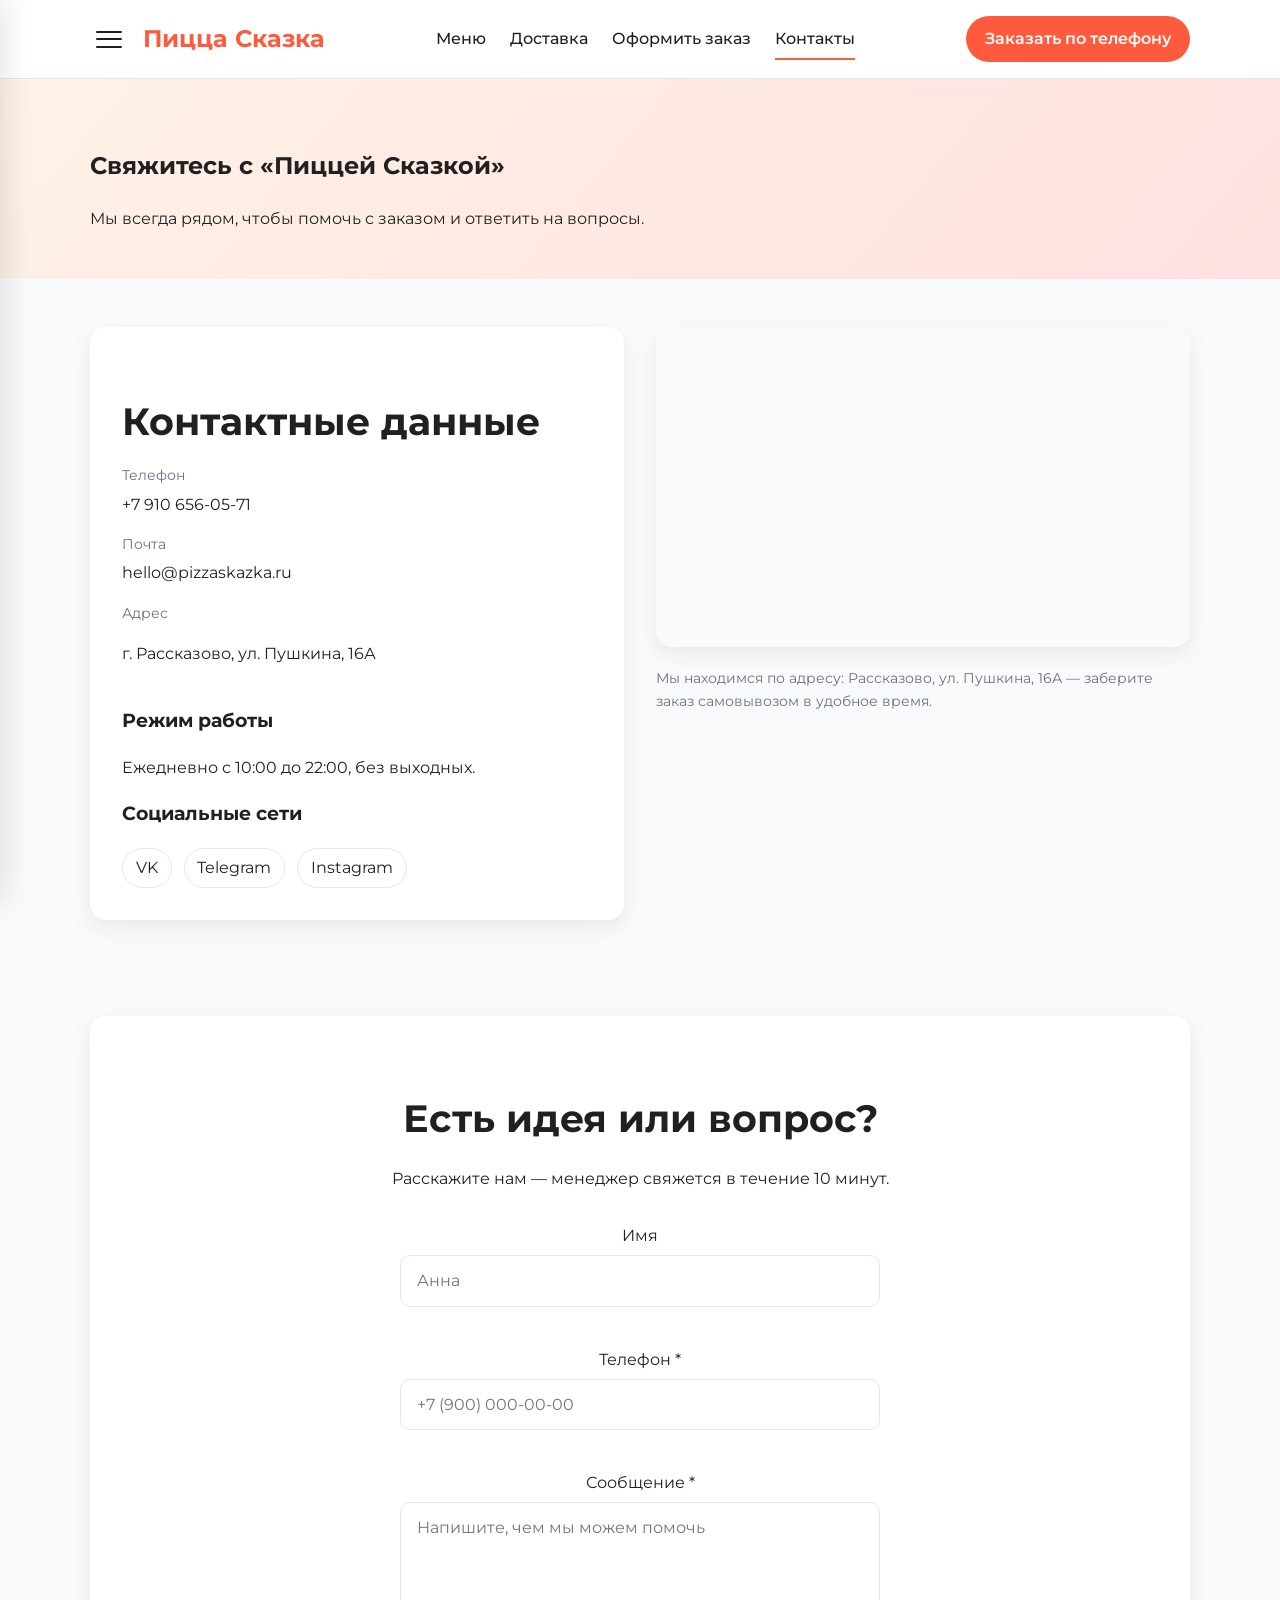
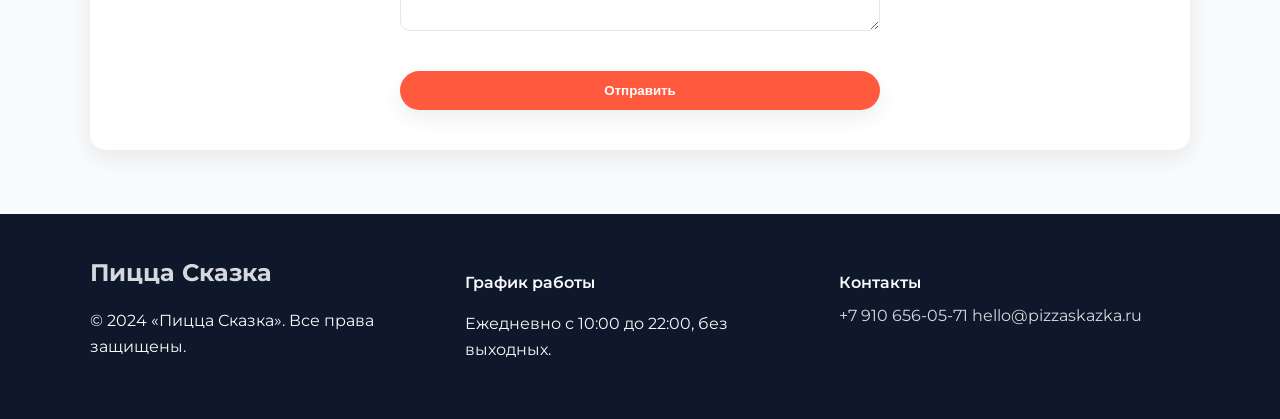
<file: contacts.html>
<!DOCTYPE html>
<html lang="ru">
  <head>
    <meta charset="UTF-8" />
    <meta name="viewport" content="width=device-width, initial-scale=1.0" />
    <title>Пицца Сказка — Контакты</title>
    <link rel="preconnect" href="https://fonts.googleapis.com" />
    <link rel="preconnect" href="https://fonts.gstatic.com" crossorigin />
    <link
      href="https://fonts.googleapis.com/css2?family=Montserrat:wght@400;500;600;700&display=swap"
      rel="stylesheet"
    />
    <style>
:root {
  --bg: #f9fafb;
  --surface: #ffffff;
  --accent: #ff5a3d;
  --accent-dark: #e54a30;
  --text: #202020;
  --muted: #6b7280;
  --border: #e5e7eb;
  --radius-lg: 24px;
  --radius-md: 16px;
  --radius-sm: 10px;
  --shadow-sm: 0 8px 20px rgba(31, 41, 55, 0.08);
  font-family: 'Montserrat', system-ui, -apple-system, BlinkMacSystemFont, 'Segoe UI', sans-serif;
}

* {
  box-sizing: border-box;
}

body {
  margin: 0;
  background: var(--bg);
  color: var(--text);
  font-family: inherit;
  line-height: 1.6;
}

a {
  color: inherit;
  text-decoration: none;
}

a:hover,
a:focus {
  color: var(--accent);
}

img {
  max-width: 100%;
  display: block;
}

.container {
  width: min(1100px, calc(100% - 2rem));
  margin: 0 auto;
}

.site-header {
  position: sticky;
  top: 0;
  z-index: 20;
  background: rgba(255, 255, 255, 0.95);
  backdrop-filter: blur(10px);
  border-bottom: 1px solid var(--border);
}

.header-content {
  display: flex;
  align-items: center;
  justify-content: space-between;
  gap: 1.5rem;
  padding: 1rem 0;
}

.header-left {
  display: flex;
  align-items: center;
  gap: 1rem;
}

.logo {
  font-weight: 700;
  font-size: 1.5rem;
  color: var(--accent);
}

.header-links {
  display: flex;
  align-items: center;
  gap: 1.5rem;
  font-weight: 500;
}

.header-links a {
  position: relative;
  padding: 0.25rem 0;
}

.header-links a::after {
  content: '';
  position: absolute;
  left: 0;
  bottom: -0.25rem;
  width: 100%;
  height: 2px;
  background: var(--accent);
  transform: scaleX(0);
  transform-origin: left;
  transition: transform 0.2s ease;
}

.header-links a:hover::after,
.header-links a:focus::after,
.header-links a.active::after {
  transform: scaleX(1);
}

.main-nav {
  position: fixed;
  top: 0;
  left: 0;
  bottom: 0;
  width: min(320px, 80vw);
  background: #ffffff;
  box-shadow: 4px 0 30px rgba(15, 23, 42, 0.12);
  transform: translateX(-100%);
  transition: transform 0.3s ease;
  z-index: 40;
  display: flex;
  align-items: stretch;
}

.main-nav.open {
  transform: translateX(0);
}

.main-nav__inner {
  display: flex;
  flex-direction: column;
  gap: 0.75rem;
  padding: 2.5rem 2rem;
  width: 100%;
}

.main-nav__title {
  margin: 0 0 0.75rem;
  font-size: 0.85rem;
  letter-spacing: 0.08em;
  text-transform: uppercase;
  color: var(--muted);
}

.main-nav__link {
  display: flex;
  align-items: center;
  justify-content: space-between;
  gap: 0.75rem;
  padding: 0.75rem 1rem;
  border-radius: var(--radius-sm);
  font-weight: 600;
  background: transparent;
  transition: transform 0.2s ease, background 0.2s ease, color 0.2s ease;
}

.main-nav__link svg {
  flex-shrink: 0;
  opacity: 0.2;
  transition: opacity 0.2s ease, transform 0.2s ease;
}

.main-nav__link:hover,
.main-nav__link:focus {
  transform: translateX(6px);
  background: rgba(255, 90, 61, 0.08);
  color: var(--accent);
}

.main-nav__link:hover svg,
.main-nav__link:focus svg {
  opacity: 0.6;
  transform: translateX(2px);
}

.main-nav__link[aria-current='page'] {
  background: rgba(255, 90, 61, 0.12);
  color: var(--accent);
}

.main-nav__link[aria-current='page'] svg {
  opacity: 0.6;
}

.nav-backdrop {
  position: fixed;
  inset: 0;
  background: rgba(17, 24, 39, 0.45);
  opacity: 0;
  visibility: hidden;
  transition: opacity 0.3s ease;
  z-index: 30;
}

.nav-backdrop.visible {
  opacity: 1;
  visibility: visible;
}

.phone-order {
  background: var(--accent);
  color: #fff;
  padding: 0.65rem 1.2rem;
  border-radius: 999px;
  font-weight: 600;
  transition: background 0.2s ease, transform 0.2s ease;
}

.phone-order:hover,
.phone-order:focus {
  background: var(--accent-dark);
  transform: translateY(-1px);
}

.burger {
  display: inline-flex;
  flex-direction: column;
  align-items: flex-start;
  justify-content: center;
  gap: 0.35rem;
  background: transparent;
  border: none;
  padding: 0.35rem;
  cursor: pointer;
}

.burger span {
  display: block;
  width: 26px;
  height: 2px;
  background: var(--text);
  border-radius: 999px;
  transition: transform 0.2s ease, opacity 0.2s ease;
}

.burger.is-open span:nth-child(1) {
  transform: translateY(6px) rotate(45deg);
}

.burger.is-open span:nth-child(2) {
  opacity: 0;
}

.burger.is-open span:nth-child(3) {
  transform: translateY(-6px) rotate(-45deg);
}

.hero {
  background: linear-gradient(130deg, #fff2e7 0%, #ffe0e0 100%);
  padding: 4rem 0 5rem;
}

.hero-content {
  display: grid;
  grid-template-columns: repeat(2, minmax(0, 1fr));
  gap: 3rem;
  align-items: center;
}

.eyebrow {
  letter-spacing: 0.1em;
  text-transform: uppercase;
  color: var(--accent);
  font-weight: 600;
  margin-bottom: 1rem;
}

.hero h1 {
  font-size: clamp(2rem, 5vw, 3.2rem);
  margin-bottom: 1rem;
  line-height: 1.2;
}

.hero .description {
  color: var(--muted);
  max-width: 32rem;
}

.hero-actions {
  display: flex;
  flex-wrap: wrap;
  gap: 1rem;
  margin-top: 2rem;
}

.btn {
  display: inline-flex;
  align-items: center;
  justify-content: center;
  gap: 0.5rem;
  padding: 0.75rem 1.5rem;
  border-radius: 999px;
  border: none;
  font-weight: 600;
  cursor: pointer;
  transition: transform 0.2s ease, box-shadow 0.2s ease, background 0.2s ease;
}

.btn.primary {
  background: var(--accent);
  color: #fff;
  box-shadow: var(--shadow-sm);
}

.btn.primary:hover,
.btn.primary:focus {
  background: var(--accent-dark);
  transform: translateY(-1px);
}

.btn.ghost {
  border: 1px solid rgba(255, 90, 61, 0.2);
  background: rgba(255, 255, 255, 0.65);
  color: var(--accent);
}

.btn.ghost:hover,
.btn.ghost:focus {
  background: rgba(255, 255, 255, 0.95);
}

.btn.full {
  width: 100%;
}

.menu {
  padding: 4rem 0;
}

.menu h2,
.advantages h2,
.delivery-info h2,
.checkout h2,
.contacts h2,
.feedback h2 {
  font-size: clamp(1.8rem, 4vw, 2.4rem);
  margin-bottom: 0.75rem;
}

.section-lead {
  color: var(--muted);
  margin-bottom: 2rem;
}

.menu-tabs {
  display: flex;
  gap: 1rem;
  margin-bottom: 2rem;
  flex-wrap: wrap;
}

.tab {
  padding: 0.65rem 1.4rem;
  border-radius: 999px;
  border: 1px solid var(--border);
  background: #fff;
  font-weight: 500;
  cursor: pointer;
  transition: border-color 0.2s ease, color 0.2s ease, transform 0.2s ease;
}

.tab.active {
  background: var(--accent);
  color: #fff;
  border-color: var(--accent);
  box-shadow: var(--shadow-sm);
}

.menu-grid {
  display: grid;
  grid-template-columns: repeat(auto-fit, minmax(240px, 1fr));
  gap: 1.5rem;
}

.product-card {
  background: #fff;
  border-radius: var(--radius-lg);
  padding: 1.5rem;
  display: flex;
  flex-direction: column;
  gap: 1rem;
  box-shadow: var(--shadow-sm);
  position: relative;
  overflow: hidden;
}

.product-card img {
  border-radius: var(--radius-md);
  height: 160px;
  object-fit: cover;
  width: 100%;
}

.product-card h3 {
  font-size: 1.2rem;
  margin: 0;
}

.product-card p {
  color: var(--muted);
  margin: 0;
  flex-grow: 1;
}

.size-selector {
  display: flex;
  gap: 0.5rem;
  background: var(--surface);
  border-radius: var(--radius-md);
  padding: 0.35rem;
}

.size-option {
  flex: 1;
  border: 1px solid var(--border);
  border-radius: 999px;
  background: transparent;
  color: var(--text-primary);
  font-weight: 600;
  padding: 0.4rem 0.6rem;
  cursor: pointer;
  transition: background 0.2s ease, border-color 0.2s ease, color 0.2s ease;
}

.size-option.active,
.size-option:hover,
.size-option:focus {
  background: #fff4f0;
  border-color: var(--accent);
  color: var(--accent);
  outline: none;
}

.product-card .card-footer {
  display: flex;
  justify-content: space-between;
  align-items: center;
  gap: 1rem;
}

.price {
  font-weight: 700;
  font-size: 1.1rem;
}

.add-to-cart {
  padding: 0.6rem 1.2rem;
  border-radius: 999px;
  border: none;
  background: #fff4f0;
  color: var(--accent);
  font-weight: 600;
  cursor: pointer;
  transition: background 0.2s ease, transform 0.2s ease;
}

.add-to-cart:hover,
.add-to-cart:focus {
  background: #ffe4dc;
  transform: translateY(-1px);
}

.advantages {
  background: #fff;
  padding: 4rem 0;
}

.advantages-grid {
  display: grid;
  gap: 1.5rem;
  grid-template-columns: repeat(auto-fit, minmax(220px, 1fr));
}

.adv-card {
  background: #fff8f5;
  padding: 1.75rem;
  border-radius: var(--radius-md);
  box-shadow: var(--shadow-sm);
}

.delivery-info {
  padding: 4rem 0;
}

.delivery-grid {
  display: grid;
  grid-template-columns: repeat(auto-fit, minmax(260px, 1fr));
  gap: 2rem;
  align-items: start;
}

.delivery-grid ol {
  padding-left: 1.25rem;
  color: var(--muted);
}

.info-card {
  background: #fff;
  border-radius: var(--radius-md);
  padding: 2rem;
  box-shadow: var(--shadow-sm);
}

.site-footer {
  background: #0f172a;
  color: #f8fafc;
  padding: 2.5rem 0;
}

.footer-grid {
  display: grid;
  gap: 1.5rem;
  grid-template-columns: repeat(auto-fit, minmax(180px, 1fr));
}

.footer-title {
  font-weight: 600;
  margin-bottom: 0.5rem;
}

.site-footer a {
  color: #f8fafc;
  opacity: 0.85;
}

.site-footer a:hover,
.site-footer a:focus {
  opacity: 1;
}

.page-hero {
  padding: 3rem 0 2rem;
  background: linear-gradient(130deg, #fff2e7 0%, #ffe0e0 100%);
}

.checkout {
  padding: 3rem 0 4rem;
}

.checkout-grid {
  display: grid;
  grid-template-columns: minmax(0, 1fr) minmax(0, 1fr);
  gap: 2.5rem;
}

.checkout-summary,
.checkout-form {
  background: #fff;
  border-radius: var(--radius-md);
  padding: 2rem;
  box-shadow: var(--shadow-sm);
}

.summary-list {
  display: flex;
  flex-direction: column;
  gap: 1rem;
  margin: 1.5rem 0;
}

.summary-item {
  display: grid;
  grid-template-columns: 1fr auto;
  gap: 0.5rem;
  align-items: center;
}

.summary-item small {
  color: var(--muted);
}

.summary-total {
  display: flex;
  justify-content: space-between;
  font-size: 1.25rem;
  font-weight: 600;
}

.form-group {
  display: flex;
  flex-direction: column;
  gap: 0.4rem;
  margin-bottom: 1.25rem;
}

.form-row {
  display: grid;
  grid-template-columns: repeat(auto-fit, minmax(160px, 1fr));
  gap: 1rem;
}

input,
textarea,
select {
  padding: 0.75rem 1rem;
  border-radius: var(--radius-sm);
  border: 1px solid var(--border);
  font: inherit;
  transition: border 0.2s ease, box-shadow 0.2s ease;
}

input:focus,
textarea:focus,
select:focus {
  outline: none;
  border-color: var(--accent);
  box-shadow: 0 0 0 3px rgba(255, 90, 61, 0.15);
}

.radio-group {
  border: 1px dashed var(--border);
  border-radius: var(--radius-sm);
  padding: 1rem;
}

.radio-group label {
  display: flex;
  align-items: center;
  gap: 0.5rem;
  margin-bottom: 0.5rem;
}

.form-disclaimer {
  font-size: 0.85rem;
  color: var(--muted);
  margin-top: 1rem;
}

.contacts {
  padding: 3rem 0;
}

.contacts-grid {
  display: grid;
  grid-template-columns: repeat(auto-fit, minmax(260px, 1fr));
  gap: 2rem;
}

.contacts-info {
  background: #fff;
  border-radius: var(--radius-md);
  padding: 2rem;
  box-shadow: var(--shadow-sm);
}

.info-list {
  list-style: none;
  padding: 0;
  margin: 0 0 1.5rem;
  display: grid;
  gap: 1rem;
}

.info-list .label {
  display: block;
  color: var(--muted);
  font-size: 0.9rem;
  margin-bottom: 0.25rem;
}

.social-links {
  display: flex;
  gap: 0.75rem;
  margin-top: 0.5rem;
}

.social-links a {
  padding: 0.4rem 0.8rem;
  border-radius: 999px;
  border: 1px solid var(--border);
  transition: background 0.2s ease, transform 0.2s ease;
}

.social-links a:hover,
.social-links a:focus {
  background: #fff3ef;
  transform: translateY(-1px);
}

.contacts-map iframe {
  width: 100%;
  min-height: 320px;
  border: none;
  border-radius: var(--radius-md);
  box-shadow: var(--shadow-sm);
}

.map-caption {
  font-size: 0.9rem;
  color: var(--muted);
  margin-top: 0.75rem;
}

.feedback {
  padding: 3rem 0 4rem;
}

.feedback-card {
  background: #fff;
  border-radius: var(--radius-md);
  padding: 2.5rem;
  box-shadow: var(--shadow-sm);
  text-align: center;
}

.feedback-form {
  display: grid;
  gap: 1.25rem;
  margin-top: 2rem;
  max-width: 480px;
  margin-left: auto;
  margin-right: auto;
}

.floating-cart {
  position: fixed;
  right: 1.5rem;
  bottom: 1.5rem;
  background: var(--accent);
  color: #fff;
  border: none;
  border-radius: 999px;
  padding: 0.85rem 1.4rem;
  display: flex;
  align-items: center;
  gap: 0.75rem;
  box-shadow: var(--shadow-sm);
  cursor: pointer;
  font-weight: 600;
  z-index: 25;
}

.floating-cart.is-empty {
  background: rgba(15, 23, 42, 0.85);
  opacity: 0.85;
}

.floating-cart__icon {
  font-size: 1.25rem;
}

.floating-cart__total {
  font-weight: 700;
}

.cart-drawer,
.modal {
  position: fixed;
  inset: 0;
  display: flex;
  align-items: flex-end;
  justify-content: flex-end;
  pointer-events: none;
  transition: opacity 0.25s ease, transform 0.25s ease;
}

.cart-drawer[aria-hidden='true'],
.modal[aria-hidden='true'] {
  opacity: 0;
}

.cart-drawer[aria-hidden='false'],
.modal[aria-hidden='false'] {
  opacity: 1;
  pointer-events: auto;
}

.cart-drawer__content {
  width: min(420px, 100%);
  background: #fff;
  border-radius: 24px 0 0 24px;
  box-shadow: -12px 0 24px rgba(15, 23, 42, 0.12);
  padding: 2rem;
  transform: translateX(100%);
  transition: transform 0.25s ease;
}

.cart-drawer[aria-hidden='false'] .cart-drawer__content {
  transform: translateX(0);
}

.cart-drawer__header {
  display: flex;
  justify-content: space-between;
  align-items: center;
}

.cart-drawer__close {
  border: none;
  background: transparent;
  font-size: 1.5rem;
  cursor: pointer;
}

.cart-drawer__body {
  margin: 1.5rem 0;
  display: flex;
  flex-direction: column;
  gap: 1rem;
  max-height: 50vh;
  overflow-y: auto;
}

.cart-item {
  display: grid;
  grid-template-columns: 1fr auto;
  gap: 0.5rem;
  align-items: center;
}

.cart-item__actions {
  display: flex;
  align-items: center;
  gap: 0.5rem;
}

.cart-item strong {
  font-size: 1rem;
}

.cart-item small {
  color: var(--muted);
}

.cart-item button {
  border: none;
  background: transparent;
  color: var(--muted);
  cursor: pointer;
  justify-self: end;
}

.cart-total {
  display: flex;
  justify-content: space-between;
  align-items: center;
}

.backdrop {
  position: fixed;
  inset: 0;
  background: rgba(15, 23, 42, 0.35);
  backdrop-filter: blur(4px);
  opacity: 0;
  pointer-events: none;
  transition: opacity 0.25s ease;
  z-index: 15;
}

.backdrop[aria-hidden='false'] {
  opacity: 1;
  pointer-events: auto;
}

.modal {
  align-items: center;
  justify-content: center;
  z-index: 30;
}

.modal__content {
  background: #fff;
  border-radius: var(--radius-md);
  padding: 2.5rem;
  box-shadow: var(--shadow-sm);
  text-align: center;
  max-width: 400px;
}

.empty-state {
  color: var(--muted);
  text-align: center;
}


.hero-graphic {
  width: 100%;
  height: auto;
  max-width: 420px;
  margin: 0 auto;
}

@media (max-width: 960px) {
  .hero-content {
    grid-template-columns: 1fr;
    text-align: center;
  }

  .hero-actions {
    justify-content: center;
  }

  .hero-illustration {
    order: -1;
  }

  .header-content {
    gap: 1rem;
  }

  .header-links {
    display: none;
  }

  .phone-order {
    display: none;
  }
}

@media (max-width: 720px) {
  .checkout-grid,
  .hero-content {
    grid-template-columns: 1fr;
  }

  .checkout-summary,
  .checkout-form,
  .contacts-info,
  .feedback-card {
    padding: 1.5rem;
  }

  .floating-cart {
    left: 1rem;
    right: 1rem;
    justify-content: center;
  }
}

@media (prefers-reduced-motion: reduce) {
  *,
  *::before,
  *::after {
    animation-duration: 0.001ms !important;
    animation-iteration-count: 1 !important;
    transition-duration: 0.001ms !important;
    scroll-behavior: auto !important;
  }
}

    </style>
  </head>
  <body data-page="contacts">
    <header class="site-header">
      <div class="container header-content">
        <div class="header-left">
          <button class="burger" data-burger aria-label="Открыть меню" aria-expanded="false">
            <span></span>
            <span></span>
            <span></span>
          </button>
          <a class="logo" href="./">Пицца Сказка</a>
        </div>
        <div class="header-links">
          <a href="index.html#menu">Меню</a>
          <a href="index.html#delivery-info">Доставка</a>
          <a href="order.html">Оформить заказ</a>
          <a class="active" href="contacts.html">Контакты</a>
        </div>
        <a class="phone-order" href="tel:+79106560571">Заказать по телефону</a>
      </div>
    </header>
    <nav class="main-nav" data-nav aria-hidden="true">
      <div class="main-nav__inner">
        <p class="main-nav__title">Категории</p>
        <a class="main-nav__link" href="index.html" data-page-target="home">
          Главная
          <svg width="16" height="16" viewBox="0 0 16 16" fill="none" xmlns="http://www.w3.org/2000/svg">
            <path d="M4 8H12" stroke="currentColor" stroke-width="1.5" stroke-linecap="round" stroke-linejoin="round" />
            <path d="M8.5 4L12 8L8.5 12" stroke="currentColor" stroke-width="1.5" stroke-linecap="round" stroke-linejoin="round" />
          </svg>
        </a>
        <a class="main-nav__link" href="pizza.html" data-page-target="pizzas">
          Пиццы
          <svg width="16" height="16" viewBox="0 0 16 16" fill="none" xmlns="http://www.w3.org/2000/svg">
            <path d="M4 8H12" stroke="currentColor" stroke-width="1.5" stroke-linecap="round" stroke-linejoin="round" />
            <path d="M8.5 4L12 8L8.5 12" stroke="currentColor" stroke-width="1.5" stroke-linecap="round" stroke-linejoin="round" />
          </svg>
        </a>
        <a class="main-nav__link" href="rolls.html" data-page-target="rolls">
          Роллы
          <svg width="16" height="16" viewBox="0 0 16 16" fill="none" xmlns="http://www.w3.org/2000/svg">
            <path d="M4 8H12" stroke="currentColor" stroke-width="1.5" stroke-linecap="round" stroke-linejoin="round" />
            <path d="M8.5 4L12 8L8.5 12" stroke="currentColor" stroke-width="1.5" stroke-linecap="round" stroke-linejoin="round" />
          </svg>
        </a>
        <a class="main-nav__link" href="snacks.html" data-page-target="snacks">
          Закуски
          <svg width="16" height="16" viewBox="0 0 16 16" fill="none" xmlns="http://www.w3.org/2000/svg">
            <path d="M4 8H12" stroke="currentColor" stroke-width="1.5" stroke-linecap="round" stroke-linejoin="round" />
            <path d="M8.5 4L12 8L8.5 12" stroke="currentColor" stroke-width="1.5" stroke-linecap="round" stroke-linejoin="round" />
          </svg>
        </a>
        <a class="main-nav__link" href="sets.html" data-page-target="sets">
          Сеты
          <svg width="16" height="16" viewBox="0 0 16 16" fill="none" xmlns="http://www.w3.org/2000/svg">
            <path d="M4 8H12" stroke="currentColor" stroke-width="1.5" stroke-linecap="round" stroke-linejoin="round" />
            <path d="M8.5 4L12 8L8.5 12" stroke="currentColor" stroke-width="1.5" stroke-linecap="round" stroke-linejoin="round" />
          </svg>
        </a>
        <a class="main-nav__link" href="combo-drinks.html" data-page-target="combo">
          Комбо и напитки
          <svg width="16" height="16" viewBox="0 0 16 16" fill="none" xmlns="http://www.w3.org/2000/svg">
            <path d="M4 8H12" stroke="currentColor" stroke-width="1.5" stroke-linecap="round" stroke-linejoin="round" />
            <path d="M8.5 4L12 8L8.5 12" stroke="currentColor" stroke-width="1.5" stroke-linecap="round" stroke-linejoin="round" />
          </svg>
        </a>
      </div>
    </nav>
    <div class="nav-backdrop" data-nav-backdrop aria-hidden="true"></div>

    <main>
      <section class="page-hero">
        <div class="container">
          <h1>Свяжитесь с «Пиццей Сказкой»</h1>
          <p>Мы всегда рядом, чтобы помочь с заказом и ответить на вопросы.</p>
        </div>
      </section>

      <section class="contacts">
        <div class="container contacts-grid">
          <div class="contacts-info">
            <h2>Контактные данные</h2>
            <ul class="info-list">
              <li>
                <span class="label">Телефон</span>
                <a href="tel:+79106560571">+7 910 656-05-71</a>
              </li>
              <li>
                <span class="label">Почта</span>
                <a href="mailto:hello@pizzaskazka.ru">hello@pizzaskazka.ru</a>
              </li>
              <li>
                <span class="label">Адрес</span>
                <p>г. Рассказово, ул. Пушкина, 16А</p>
              </li>
            </ul>

            <h3>Режим работы</h3>
            <p>Ежедневно с 10:00 до 22:00, без выходных.</p>

            <h3>Социальные сети</h3>
            <div class="social-links">
              <a href="#" aria-label="Мы во ВКонтакте">VK</a>
              <a href="#" aria-label="Мы в Телеграме">Telegram</a>
              <a href="#" aria-label="Мы в Instagram">Instagram</a>
            </div>
          </div>

          <div class="contacts-map">
            <iframe
              title="Карта «Пиццы Сказки»"
              src="https://www.openstreetmap.org/export/embed.html?bbox=41.8715%2C52.6495%2C41.8885%2C52.6575&layer=mapnik&marker=52.6535%2C41.88"
              loading="lazy"
              referrerpolicy="no-referrer-when-downgrade"
            ></iframe>
            <p class="map-caption">Мы находимся по адресу: Рассказово, ул. Пушкина, 16А — заберите заказ самовывозом в удобное время.</p>
          </div>
        </div>
      </section>

      <section class="feedback">
        <div class="container feedback-card">
          <h2>Есть идея или вопрос?</h2>
          <p>Расскажите нам — менеджер свяжется в течение 10 минут.</p>
          <form class="feedback-form" data-feedback-form>
            <div class="form-group">
              <label for="feedback-name">Имя</label>
              <input id="feedback-name" name="name" type="text" placeholder="Анна" />
            </div>
            <div class="form-group">
              <label for="feedback-phone">Телефон *</label>
              <input id="feedback-phone" name="phone" type="tel" required placeholder="+7 (900) 000-00-00" />
            </div>
            <div class="form-group">
              <label for="feedback-message">Сообщение *</label>
              <textarea id="feedback-message" name="message" rows="4" required placeholder="Напишите, чем мы можем помочь"></textarea>
            </div>
            <button class="btn primary" type="submit">Отправить</button>
          </form>
        </div>
      </section>
    </main>

    <footer class="site-footer">
      <div class="container footer-grid">
        <div>
          <a class="logo" href="./">Пицца Сказка</a>
          <p>© 2024 «Пицца Сказка». Все права защищены.</p>
        </div>
        <div>
          <p class="footer-title">График работы</p>
          <p>Ежедневно с 10:00 до 22:00, без выходных.</p>
        </div>
        <div>
          <p class="footer-title">Контакты</p>
          <a href="tel:+79106560571">+7 910 656-05-71</a>
          <a href="mailto:hello@pizzaskazka.ru">hello@pizzaskazka.ru</a>
        </div>
      </div>
    </footer>

    <div class="backdrop" data-backdrop aria-hidden="true"></div>

    <script>
(function () {
  const CART_KEY = 'pizzaSkazkaCart';

  const menuData = {
    pizzas: [
      {
        id: 'pizza-margherita',
        name: 'Маргарита',
        description: 'Домашний томатный соус, моцарелла, свежий базилик и оливковое масло.',
        image: 'https://images.unsplash.com/photo-1548365328-8b15845d0d2?auto=format&fit=crop&w=600&q=80',
        variants: [
          { size: '35', price: 520, weight: '35 см · 540 г' },
          { size: '42', price: 690, weight: '42 см · 720 г' },
        ],
      },
      {
        id: 'pizza-pepperoni',
        name: 'Пепперони',
        description: 'Пикантная пепперони, моцарелла и фирменный соус из спелых томатов.',
        image: 'https://images.unsplash.com/photo-1601925260464-9929a86a78da?auto=format&fit=crop&w=600&q=80',
        variants: [
          { size: '35', price: 590, weight: '35 см · 560 г' },
          { size: '42', price: 760, weight: '42 см · 740 г' },
        ],
      },
      {
        id: 'pizza-four-cheese',
        name: 'Четыре сыра',
        description: 'Моцарелла, горгонзола, пармезан и эмменталь на сливочном соусе.',
        image: 'https://images.unsplash.com/photo-1574071318508-1cdbab80d002?auto=format&fit=crop&w=600&q=80',
        variants: [
          { size: '35', price: 640, weight: '35 см · 530 г' },
          { size: '42', price: 810, weight: '42 см · 710 г' },
        ],
      },
      {
        id: 'pizza-bbq',
        name: 'BBQ курица',
        description: 'Куриное филе, соус BBQ, сладкий перец и красный лук под сырной корочкой.',
        image: 'https://images.unsplash.com/photo-1542281286-9e0a16bb7366?auto=format&fit=crop&w=600&q=80',
        variants: [
          { size: '35', price: 670, weight: '35 см · 600 г' },
          { size: '42', price: 840, weight: '42 см · 780 г' },
        ],
      },
    ],
    rolls: [
      {
        id: 'roll-philadelphia',
        name: 'Филадельфия',
        description: 'Лосось, сливочный сыр, авокадо и огурец в нежном рулете.',
        price: 450,
        weight: '250 г',
        image: 'https://images.unsplash.com/photo-1604908177391-2f63f1188cc9?auto=format&fit=crop&w=600&q=80',
      },
      {
        id: 'roll-california',
        name: 'Калифорния',
        description: 'Крабовое мясо, икра масаго, огурец и авокадо.',
        price: 420,
        weight: '240 г',
        image: 'https://images.unsplash.com/photo-1612874479076-d750e8381cfd?auto=format&fit=crop&w=600&q=80',
      },
      {
        id: 'roll-tempura',
        name: 'Темпура креветка',
        description: 'Хрустящая креветка, сливочный сыр и соус унаги.',
        price: 480,
        weight: '260 г',
        image: 'https://images.unsplash.com/photo-1605497788044-5a32c7078486?auto=format&fit=crop&w=600&q=80',
      },
      {
        id: 'roll-vegan',
        name: 'Веган микс',
        description: 'Авокадо, манго, морковь и огурец с кунжутом и соусом терияки.',
        price: 390,
        weight: '230 г',
        image: 'https://images.unsplash.com/photo-1546069901-ba9599a7e63c?auto=format&fit=crop&w=600&q=80',
      },
    ],
    drinks: [
      {
        id: 'drink-morse',
        name: 'Домашний морс',
        description: 'Ягодный морс из клюквы и брусники без добавленного сахара.',
        price: 190,
        weight: '0,5 л',
        image: 'https://images.unsplash.com/photo-1546171753-97d7676f85d6?auto=format&fit=crop&w=600&q=80',
      },
      {
        id: 'drink-lemonade',
        name: 'Лимонад цитрусовый',
        description: 'Освежающий лимонад с апельсином, лаймом и мятой.',
        price: 210,
        weight: '0,45 л',
        image: 'https://images.unsplash.com/photo-1527169402691-feff5539e52c?auto=format&fit=crop&w=600&q=80',
      },
      {
        id: 'drink-cola',
        name: 'Кола классическая',
        description: 'Газированный напиток Coca-Cola в бутылке.',
        price: 160,
        weight: '0,5 л',
        image: 'https://images.unsplash.com/photo-1513558161293-cdaf765ed2fd?auto=format&fit=crop&w=600&q=80',
      },
    ],
    snacks: [
      {
        id: 'snack-breadsticks',
        name: 'Сырные палочки',
        description: 'Хрустящие палочки из теста с чесночным маслом и сырным соусом.',
        price: 320,
        weight: '260 г',
        image: 'https://images.unsplash.com/photo-1504674900247-0877df9cc836?auto=format&fit=crop&w=600&q=80',
      },
      {
        id: 'snack-wedges',
        name: 'Картофельные дольки',
        description: 'Запечённый картофель с паприкой и чесночным соусом.',
        price: 280,
        weight: '240 г',
        image: 'https://images.unsplash.com/photo-1540189549336-e6e99c3679fe?auto=format&fit=crop&w=600&q=80',
      },
      {
        id: 'snack-salad',
        name: 'Салат «Цезарь»',
        description: 'Классический салат с курицей, пармезаном и фирменным соусом.',
        price: 360,
        weight: '220 г',
        image: 'https://images.unsplash.com/photo-1550304943-4f24f54ddde9?auto=format&fit=crop&w=600&q=80',
      },
    ],
    sets: [
      {
        id: 'set-family',
        name: 'Семейный сет',
        description: 'Две большие пиццы 35 см, роллы «Филадельфия» и сырные палочки.',
        price: 2190,
        weight: '4 блюда · 2,6 кг',
        image: 'https://images.unsplash.com/photo-1513104890138-7c749659a591?auto=format&fit=crop&w=600&q=80',
      },
      {
        id: 'set-party',
        name: 'Праздничный сет',
        description: 'Три пиццы 35 см, комбо из закусок и морс на всю компанию.',
        price: 2890,
        weight: '6 блюд · 3,8 кг',
        image: 'https://images.unsplash.com/photo-1566843971428-0b7be0b9c068?auto=format&fit=crop&w=600&q=80',
      },
      {
        id: 'set-duo',
        name: 'Сет «Дуэт»',
        description: 'Пицца 42 см на выбор и роллы «Калифорния» со свежим лимонадом.',
        price: 1590,
        weight: '3 блюда · 1,9 кг',
        image: 'https://images.unsplash.com/photo-1512621776951-a57141f2eefd?auto=format&fit=crop&w=600&q=80',
      },
    ],
    combo: [
      {
        id: 'combo-lunch',
        name: 'Ланч-комбо',
        description: 'Пицца 25 см, мини-салат и напиток на выбор.',
        price: 690,
        weight: '3 блюда · 820 г',
        image: 'https://images.unsplash.com/photo-1613478881184-2a5b32d432f1?auto=format&fit=crop&w=600&q=80',
      },
      {
        id: 'combo-evening',
        name: 'Вечерний комбо-набор',
        description: 'Пицца 35 см, крылышки BBQ и морс 1 л.',
        price: 1190,
        weight: '3 блюда · 1,4 кг',
        image: 'https://images.unsplash.com/photo-1542838686-73e7d57a0c51?auto=format&fit=crop&w=600&q=80',
      },
      {
        id: 'combo-party-drinks',
        name: 'Комбо напитков',
        description: 'Морс, лимонад и классическая кола — три напитка по 0,5 л.',
        price: 450,
        weight: '3 × 0,5 л',
        image: 'https://images.unsplash.com/photo-1513558161293-cdaf765ed2fd?auto=format&fit=crop&w=600&q=80',
      },
      {
        id: 'combo-tea',
        name: 'Чайный набор',
        description: 'Имбирный чай 1 л и ассорти сладких роллов.',
        price: 650,
        weight: '2 блюда · 900 г',
        image: 'https://images.unsplash.com/photo-1527169402691-feff5539e52c?auto=format&fit=crop&w=600&q=80',
      },
    ],
  };

  function readCart() {
    try {
      const stored = localStorage.getItem(CART_KEY);
      if (!stored) return { items: [] };
      const parsed = JSON.parse(stored);
      if (!Array.isArray(parsed.items)) return { items: [] };
      return { items: parsed.items };
    } catch (error) {
      console.warn('Не удалось прочитать корзину', error);
      return { items: [] };
    }
  }

  function saveCart(cart) {
    try {
      localStorage.setItem(CART_KEY, JSON.stringify(cart));
    } catch (error) {
      console.warn('Не удалось сохранить корзину', error);
    }
  }

  const cart = readCart();

  function formatPrice(value) {
    return new Intl.NumberFormat('ru-RU', { style: 'currency', currency: 'RUB', maximumFractionDigits: 0 }).format(value);
  }

  function getTotalCount() {
    return cart.items.reduce((sum, item) => sum + item.quantity, 0);
  }

  function getTotalPrice() {
    return cart.items.reduce((sum, item) => sum + item.quantity * item.price, 0);
  }

  function syncCartState() {
    saveCart(cart);
    updateCartBadge();
    renderCartDrawer();
    renderCheckoutSummary();
  }

  function addToCart(item) {
    const existing = cart.items.find((cartItem) => cartItem.id === item.id);
    if (existing) {
      existing.quantity += 1;
    } else {
      cart.items.push({ ...item, quantity: 1 });
    }
    syncCartState();
  }

  function removeFromCart(itemId) {
    const index = cart.items.findIndex((cartItem) => cartItem.id === itemId);
    if (index >= 0) {
      cart.items.splice(index, 1);
      syncCartState();
    }
  }

  function updateCartBadge() {
    const countNodes = document.querySelectorAll('[data-cart-count]');
    const totalNodes = document.querySelectorAll('[data-cart-total]');
    const totalCount = getTotalCount();
    const totalPrice = getTotalPrice();

    countNodes.forEach((node) => {
      node.textContent = totalCount.toString();
    });

    totalNodes.forEach((node) => {
      node.textContent = totalPrice ? formatPrice(totalPrice) : '0 ₽';
    });

    const floatingCart = document.querySelector('[data-cart-toggle]');
    if (floatingCart) {
      floatingCart.classList.toggle('is-empty', totalCount === 0);
    }
  }

  function renderCartDrawer() {
    const container = document.querySelector('[data-cart-items]');
    if (!container) return;

    if (cart.items.length === 0) {
      container.innerHTML = '<p class="empty-state">Добавьте блюда из меню, чтобы оформить заказ.</p>';
      return;
    }

    container.innerHTML = '';

    cart.items.forEach((item) => {
      const row = document.createElement('div');
      row.className = 'cart-item';
      row.innerHTML = `
        <div>
          <strong>${item.name}</strong>
          ${item.weight ? `<small>${item.weight}</small>` : ''}
          <small>${item.quantity} × ${formatPrice(item.price)}</small>
        </div>
        <div class="cart-item__actions">
          <span>${formatPrice(item.quantity * item.price)}</span>
          <button type="button" data-remove-item="${item.id}" aria-label="Удалить ${item.name}">×</button>
        </div>
      `;
      container.appendChild(row);
    });
  }

  function renderCheckoutSummary() {
    const container = document.querySelector('[data-checkout-items]');
    if (!container) return;

    if (cart.items.length === 0) {
      container.innerHTML = '<p class="empty-state">Корзина пуста. Добавьте блюда на главной странице.</p>';
    } else {
      container.innerHTML = '';
      cart.items.forEach((item) => {
        const row = document.createElement('div');
        row.className = 'summary-item';
        const detail = item.weight ? `${item.weight}` : '';
        const quantityLine = detail ? `${detail} · ${item.quantity} шт.` : `${item.quantity} шт.`;
        row.innerHTML = `
          <div>
            <strong>${item.name}</strong>
            <small>${quantityLine}</small>
          </div>
          <span>${formatPrice(item.quantity * item.price)}</span>
        `;
        container.appendChild(row);
      });
    }

    const totalNode = document.querySelector('[data-checkout-total]');
    if (totalNode) {
      const totalPrice = getTotalPrice();
      totalNode.textContent = totalPrice ? formatPrice(totalPrice) : '0 ₽';
    }
  }

  function renderMenu(category) {
    const grid = document.querySelector('[data-menu-grid]');
    if (!grid) return;

    const targetCategory = category || grid.dataset.category || 'pizzas';
    const items = menuData[targetCategory] || [];
    grid.dataset.category = targetCategory;
    grid.innerHTML = '';

    if (!items.length) {
      grid.innerHTML = '<p class="empty-state">В этой категории пока нет предложений.</p>';
      return;
    }

    const fragment = document.createDocumentFragment();
    items.forEach((item) => {
      const card = document.createElement('article');
      card.className = 'product-card';
      if (category === 'pizzas' && Array.isArray(item.variants)) {
        const defaultVariant = item.variants[0];
        const sizeOptions = item.variants
          .map(
            (variant, index) => `
              <button
                class="size-option${index === 0 ? ' active' : ''}"
                type="button"
                data-size-option
                data-product="${item.id}"
                data-size="${variant.size}"
                data-price="${variant.price}"
                data-weight="${variant.weight}"
              >
                ${variant.size} см
              </button>
            `,
          )
          .join('');

        card.innerHTML = `
          <img src="${item.image}" alt="${item.name}" loading="lazy" />
          <div>
            <h3>${item.name}</h3>
            <p>${item.description}</p>
          </div>
          <div class="size-selector" role="group" aria-label="Выберите размер">
            ${sizeOptions}
          </div>
          <div class="card-footer">
            <div>
              <div class="price" data-price>${formatPrice(defaultVariant.price)}</div>
              <small data-weight>${defaultVariant.weight}</small>
            </div>
            <button
              class="add-to-cart"
              data-add-to-cart="${item.id}"
              data-name="${item.name}"
              data-price="${defaultVariant.price}"
              data-weight="${defaultVariant.weight}"
              data-size="${defaultVariant.size}"
            >
              В корзину
            </button>
          </div>
        `;
      } else {
        card.innerHTML = `
          <img src="${item.image}" alt="${item.name}" loading="lazy" />
          <div>
            <h3>${item.name}</h3>
            <p>${item.description}</p>
          </div>
          <div class="card-footer">
            <div>
              <div class="price">${formatPrice(item.price)}</div>
              <small>${item.weight}</small>
            </div>
            <button
              class="add-to-cart"
              data-add-to-cart="${item.id}"
              data-name="${item.name}"
              data-price="${item.price}"
              data-weight="${item.weight}"
            >
              В корзину
            </button>
          </div>
        `;
      }
      fragment.appendChild(card);
    });

    grid.appendChild(fragment);
  }

  function initTabs() {
    const buttons = document.querySelectorAll('[data-tab]');
    if (!buttons.length) return;

    buttons.forEach((button) => {
      button.addEventListener('click', () => {
        buttons.forEach((btn) => {
          btn.classList.toggle('active', btn === button);
          btn.setAttribute('aria-selected', btn === button ? 'true' : 'false');
        });
        const category = button.dataset.tab;
        renderMenu(category);
      });
    });

    const active = document.querySelector('[data-tab].active');
    const grid = document.querySelector('[data-menu-grid]');
    const defaultCategory = grid ? grid.dataset.category : 'pizzas';
    renderMenu(active ? active.dataset.tab : defaultCategory);
  }

  function initMenuActions() {
    document.addEventListener('click', (event) => {
      const addButton = event.target.closest('[data-add-to-cart]');
      if (!addButton) return;

      const baseId = addButton.dataset.addToCart;
      const priceValue = addButton.dataset.price;
      const price = priceValue ? Number(priceValue) : NaN;
      const name = addButton.dataset.name || '';
      const weight = addButton.dataset.weight || '';
      const size = addButton.dataset.size || '';

      if (!baseId || !name || !priceValue || Number.isNaN(price)) {
        return;
      }

      const item = {
        id: size ? `${baseId}-${size}` : baseId,
        name: size ? `${name} (${size} см)` : name,
        price,
        weight: weight,
        size: size || null,
      };

      addToCart(item);
      addButton.classList.add('added');
      setTimeout(() => addButton.classList.remove('added'), 600);
    });

    document.addEventListener('click', (event) => {
      const sizeButton = event.target.closest('[data-size-option]');
      if (!sizeButton) return;

      const card = sizeButton.closest('.product-card');
      if (!card) return;

      const priceValueRaw = sizeButton.dataset.price;
      const priceValue = priceValueRaw ? Number(priceValueRaw) : NaN;

      card.querySelectorAll('[data-size-option]').forEach((button) => {
        button.classList.toggle('active', button === sizeButton);
      });

      const priceNode = card.querySelector('[data-price]');
      const weightNode = card.querySelector('[data-weight]');
      const addButton = card.querySelector('[data-add-to-cart]');

      if (priceNode && !Number.isNaN(priceValue)) {
        priceNode.textContent = formatPrice(priceValue);
      }
      if (weightNode) {
        weightNode.textContent = sizeButton.dataset.weight || '';
      }
      if (addButton) {
        addButton.dataset.price = sizeButton.dataset.price || '';
        addButton.dataset.weight = sizeButton.dataset.weight || '';
        addButton.dataset.size = sizeButton.dataset.size || '';
      }
    });

    document.addEventListener('click', (event) => {
      const removeButton = event.target.closest('[data-remove-item]');
      if (removeButton) {
        removeFromCart(removeButton.dataset.removeItem);
      }
    });
  }

  function toggleDrawer(show) {
    const drawer = document.querySelector('[data-cart-drawer]');
    const backdrop = document.querySelector('[data-backdrop]');
    const toggleButton = document.querySelector('[data-cart-toggle]');

    if (!drawer || !backdrop) return;

    const isOpen = typeof show === 'boolean' ? show : drawer.getAttribute('aria-hidden') === 'true';
    drawer.setAttribute('aria-hidden', isOpen ? 'false' : 'true');
    backdrop.setAttribute('aria-hidden', isOpen ? 'false' : 'true');

    if (toggleButton) {
      toggleButton.setAttribute('aria-expanded', isOpen ? 'true' : 'false');
    }
  }

  function initCartDrawer() {
    const toggleButton = document.querySelector('[data-cart-toggle]');
    const closeButton = document.querySelector('[data-cart-close]');
    const backdrop = document.querySelector('[data-backdrop]');

    if (toggleButton) {
      toggleButton.addEventListener('click', () => toggleDrawer());
    }
    if (closeButton) {
      closeButton.addEventListener('click', () => toggleDrawer(false));
    }
    if (backdrop) {
      backdrop.addEventListener('click', () => {
        const drawer = document.querySelector('[data-cart-drawer]');
        const modal = document.querySelector('[data-order-modal]');
        if (drawer && drawer.getAttribute('aria-hidden') === 'false') {
          toggleDrawer(false);
        }
        if (modal && modal.getAttribute('aria-hidden') === 'false') {
          toggleOrderModal(false);
        }
      });
    }

    document.addEventListener('keydown', (event) => {
      if (event.key === 'Escape') {
        toggleDrawer(false);
        toggleOrderModal(false);
      }
    });
  }

  function toggleOrderModal(show) {
    const modal = document.querySelector('[data-order-modal]');
    const backdrop = document.querySelector('[data-backdrop]');
    if (!modal || !backdrop) return;

    const willShow = typeof show === 'boolean' ? show : modal.getAttribute('aria-hidden') === 'true';
    modal.setAttribute('aria-hidden', willShow ? 'false' : 'true');
    backdrop.setAttribute('aria-hidden', willShow ? 'false' : 'true');
  }

  function initOrderForm() {
    const form = document.querySelector('[data-order-form]');
    if (!form) return;

    form.addEventListener('submit', (event) => {
      event.preventDefault();
      if (cart.items.length === 0) {
        alert('Корзина пуста. Пожалуйста, добавьте блюда в заказ.');
        return;
      }

      toggleOrderModal(true);
      cart.items.length = 0;
      syncCartState();
      form.reset();
    });

    const closeButton = document.querySelector('[data-order-modal-close]');
    if (closeButton) {
      closeButton.addEventListener('click', () => {
        toggleOrderModal(false);
        window.location.href = 'index.html';
      });
    }
  }

  function initFeedbackForm() {
    const form = document.querySelector('[data-feedback-form]');
    if (!form) return;

    form.addEventListener('submit', (event) => {
      event.preventDefault();
      const message = document.createElement('p');
      message.className = 'form-disclaimer';
      message.textContent = 'Спасибо! Мы свяжемся с вами в ближайшее время.';
      form.replaceWith(message);
    });
  }

  function initNavigation() {
    const burger = document.querySelector('[data-burger]');
    const nav = document.querySelector('[data-nav]');
    const backdrop = document.querySelector('[data-nav-backdrop]');
    if (!burger || !nav) return;

    const currentPage = document.body.dataset.page;
    if (currentPage) {
      nav.querySelectorAll('[data-page-target]').forEach((link) => {
        if (link.dataset.pageTarget === currentPage) {
          link.setAttribute('aria-current', 'page');
        } else {
          link.removeAttribute('aria-current');
        }
      });
    }

    const openNav = () => {
      nav.classList.add('open');
      nav.setAttribute('aria-hidden', 'false');
      burger.setAttribute('aria-expanded', 'true');
      burger.classList.add('is-open');
      if (backdrop) {
        backdrop.classList.add('visible');
        backdrop.setAttribute('aria-hidden', 'false');
      }
    };

    const closeNav = () => {
      nav.classList.remove('open');
      nav.setAttribute('aria-hidden', 'true');
      burger.setAttribute('aria-expanded', 'false');
      burger.classList.remove('is-open');
      if (backdrop) {
        backdrop.classList.remove('visible');
        backdrop.setAttribute('aria-hidden', 'true');
      }
    };

    burger.addEventListener('click', () => {
      if (nav.classList.contains('open')) {
        closeNav();
      } else {
        openNav();
      }
    });

    nav.querySelectorAll('a').forEach((link) => {
      link.addEventListener('click', closeNav);
    });

    if (backdrop) {
      backdrop.addEventListener('click', closeNav);
    }

    document.addEventListener('keydown', (event) => {
      if (event.key === 'Escape' && nav.classList.contains('open')) {
        closeNav();
      }
    });
  }

  document.addEventListener('DOMContentLoaded', () => {
    initNavigation();
    renderMenu();
    initTabs();
    initMenuActions();
    initCartDrawer();
    initOrderForm();
    initFeedbackForm();
    renderCartDrawer();
    renderCheckoutSummary();
    updateCartBadge();
  });
})();

    </script>
  </body>
</html>
</file>
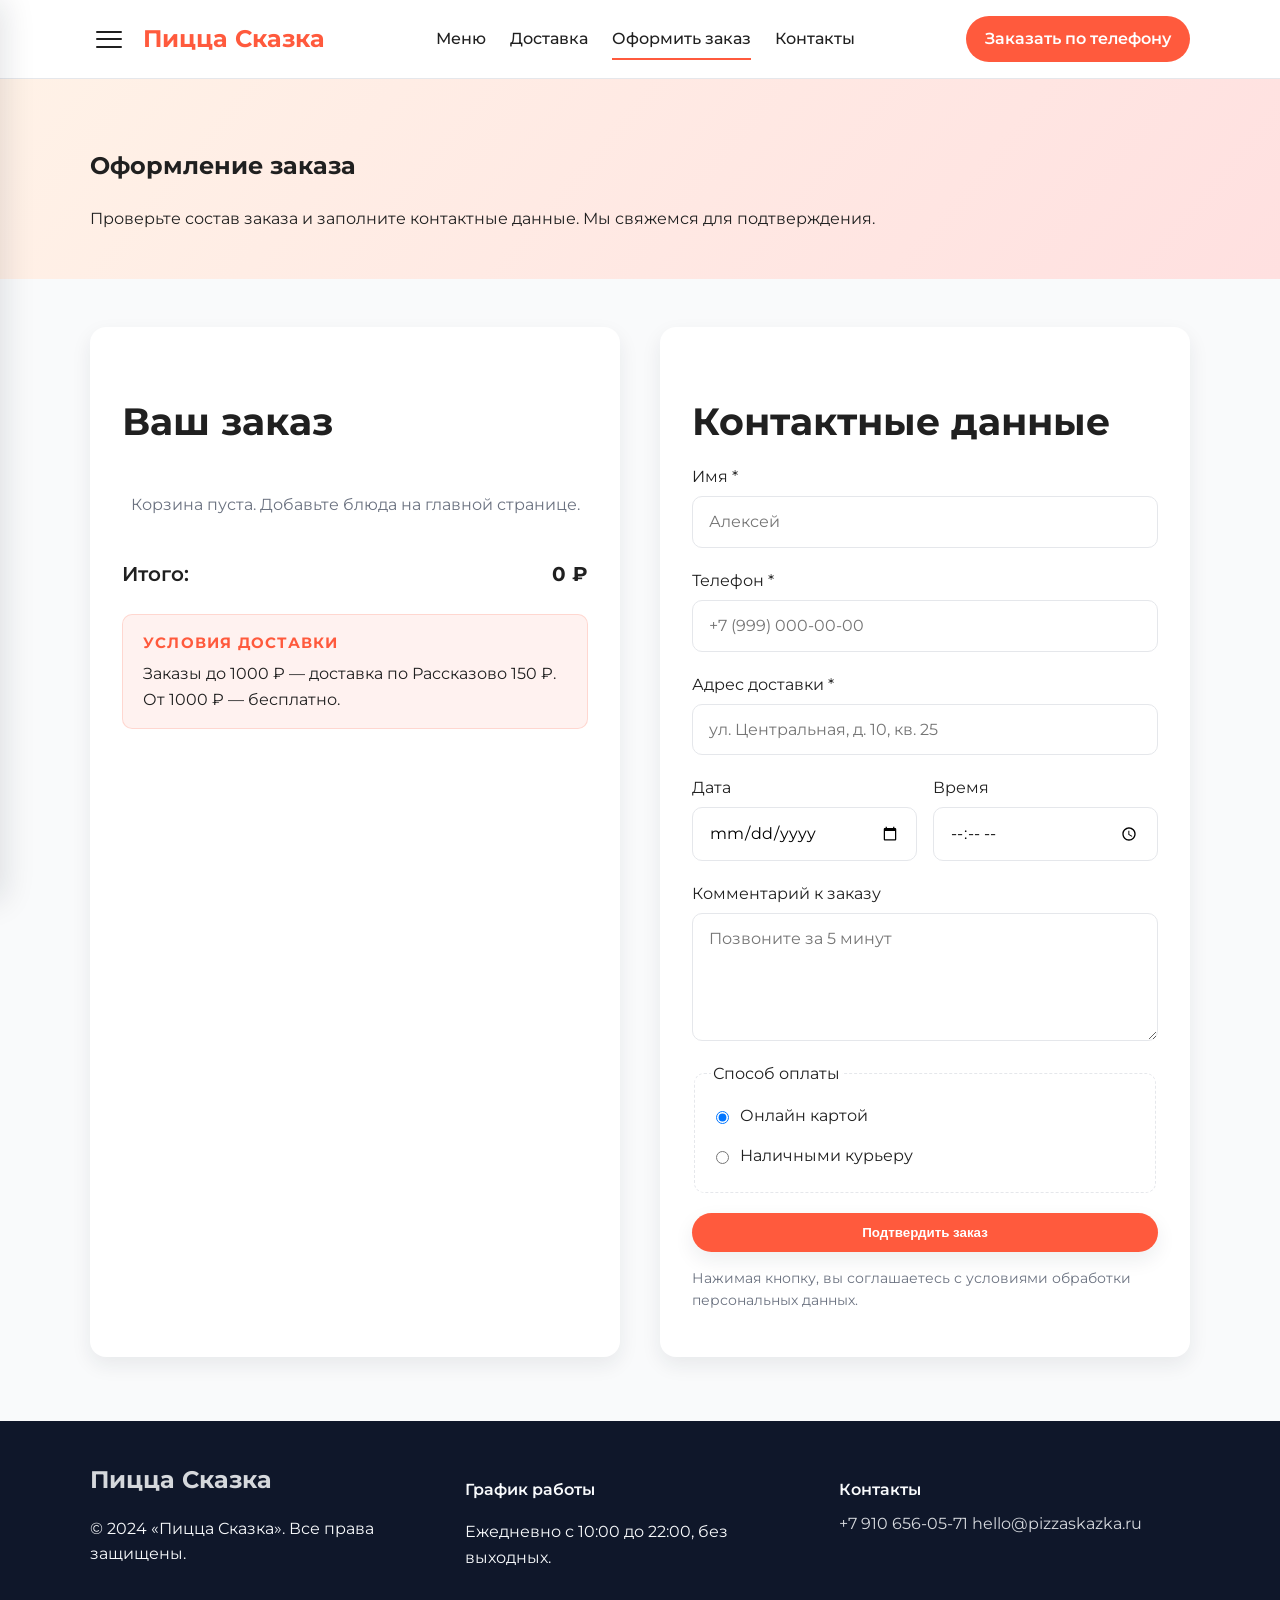
<file: order.html>
<!DOCTYPE html>
<html lang="ru">
  <head>
    <meta charset="UTF-8" />
    <meta name="viewport" content="width=device-width, initial-scale=1.0" />
    <title>Пицца Сказка — Оформление заказа</title>
    <link rel="preconnect" href="https://fonts.googleapis.com" />
    <link rel="preconnect" href="https://fonts.gstatic.com" crossorigin />
    <link
      href="https://fonts.googleapis.com/css2?family=Montserrat:wght@400;500;600;700&display=swap"
      rel="stylesheet"
    />
    <style>
:root {
  --bg: #f9fafb;
  --surface: #ffffff;
  --accent: #ff5a3d;
  --accent-dark: #e54a30;
  --text: #202020;
  --muted: #6b7280;
  --border: #e5e7eb;
  --radius-lg: 24px;
  --radius-md: 16px;
  --radius-sm: 10px;
  --shadow-sm: 0 8px 20px rgba(31, 41, 55, 0.08);
  font-family: 'Montserrat', system-ui, -apple-system, BlinkMacSystemFont, 'Segoe UI', sans-serif;
}

* {
  box-sizing: border-box;
}

body {
  margin: 0;
  background: var(--bg);
  color: var(--text);
  font-family: inherit;
  line-height: 1.6;
}

a {
  color: inherit;
  text-decoration: none;
}

a:hover,
a:focus {
  color: var(--accent);
}

img {
  max-width: 100%;
  display: block;
}

.container {
  width: min(1100px, calc(100% - 2rem));
  margin: 0 auto;
}

.site-header {
  position: sticky;
  top: 0;
  z-index: 20;
  background: rgba(255, 255, 255, 0.95);
  backdrop-filter: blur(10px);
  border-bottom: 1px solid var(--border);
}

.header-content {
  display: flex;
  align-items: center;
  justify-content: space-between;
  gap: 1.5rem;
  padding: 1rem 0;
}

.header-left {
  display: flex;
  align-items: center;
  gap: 1rem;
}

.logo {
  font-weight: 700;
  font-size: 1.5rem;
  color: var(--accent);
}

.header-links {
  display: flex;
  align-items: center;
  gap: 1.5rem;
  font-weight: 500;
}

.header-links a {
  position: relative;
  padding: 0.25rem 0;
}

.header-links a::after {
  content: '';
  position: absolute;
  left: 0;
  bottom: -0.25rem;
  width: 100%;
  height: 2px;
  background: var(--accent);
  transform: scaleX(0);
  transform-origin: left;
  transition: transform 0.2s ease;
}

.header-links a:hover::after,
.header-links a:focus::after,
.header-links a.active::after {
  transform: scaleX(1);
}

.main-nav {
  position: fixed;
  top: 0;
  left: 0;
  bottom: 0;
  width: min(320px, 80vw);
  background: #ffffff;
  box-shadow: 4px 0 30px rgba(15, 23, 42, 0.12);
  transform: translateX(-100%);
  transition: transform 0.3s ease;
  z-index: 40;
  display: flex;
  align-items: stretch;
}

.main-nav.open {
  transform: translateX(0);
}

.main-nav__inner {
  display: flex;
  flex-direction: column;
  gap: 0.75rem;
  padding: 2.5rem 2rem;
  width: 100%;
}

.main-nav__title {
  margin: 0 0 0.75rem;
  font-size: 0.85rem;
  letter-spacing: 0.08em;
  text-transform: uppercase;
  color: var(--muted);
}

.main-nav__link {
  display: flex;
  align-items: center;
  justify-content: space-between;
  gap: 0.75rem;
  padding: 0.75rem 1rem;
  border-radius: var(--radius-sm);
  font-weight: 600;
  background: transparent;
  transition: transform 0.2s ease, background 0.2s ease, color 0.2s ease;
}

.main-nav__link svg {
  flex-shrink: 0;
  opacity: 0.2;
  transition: opacity 0.2s ease, transform 0.2s ease;
}

.main-nav__link:hover,
.main-nav__link:focus {
  transform: translateX(6px);
  background: rgba(255, 90, 61, 0.08);
  color: var(--accent);
}

.main-nav__link:hover svg,
.main-nav__link:focus svg {
  opacity: 0.6;
  transform: translateX(2px);
}

.main-nav__link[aria-current='page'] {
  background: rgba(255, 90, 61, 0.12);
  color: var(--accent);
}

.main-nav__link[aria-current='page'] svg {
  opacity: 0.6;
}

.nav-backdrop {
  position: fixed;
  inset: 0;
  background: rgba(17, 24, 39, 0.45);
  opacity: 0;
  visibility: hidden;
  transition: opacity 0.3s ease;
  z-index: 30;
}

.nav-backdrop.visible {
  opacity: 1;
  visibility: visible;
}

.phone-order {
  background: var(--accent);
  color: #fff;
  padding: 0.65rem 1.2rem;
  border-radius: 999px;
  font-weight: 600;
  transition: background 0.2s ease, transform 0.2s ease;
}

.phone-order:hover,
.phone-order:focus {
  background: var(--accent-dark);
  transform: translateY(-1px);
}

.burger {
  display: inline-flex;
  flex-direction: column;
  align-items: flex-start;
  justify-content: center;
  gap: 0.35rem;
  background: transparent;
  border: none;
  padding: 0.35rem;
  cursor: pointer;
}

.burger span {
  display: block;
  width: 26px;
  height: 2px;
  background: var(--text);
  border-radius: 999px;
  transition: transform 0.2s ease, opacity 0.2s ease;
}

.burger.is-open span:nth-child(1) {
  transform: translateY(6px) rotate(45deg);
}

.burger.is-open span:nth-child(2) {
  opacity: 0;
}

.burger.is-open span:nth-child(3) {
  transform: translateY(-6px) rotate(-45deg);
}

.hero {
  background: linear-gradient(130deg, #fff2e7 0%, #ffe0e0 100%);
  padding: 4rem 0 5rem;
}

.hero-content {
  display: grid;
  grid-template-columns: repeat(2, minmax(0, 1fr));
  gap: 3rem;
  align-items: center;
}

.eyebrow {
  letter-spacing: 0.1em;
  text-transform: uppercase;
  color: var(--accent);
  font-weight: 600;
  margin-bottom: 1rem;
}

.hero h1 {
  font-size: clamp(2rem, 5vw, 3.2rem);
  margin-bottom: 1rem;
  line-height: 1.2;
}

.hero .description {
  color: var(--muted);
  max-width: 32rem;
}

.hero-actions {
  display: flex;
  flex-wrap: wrap;
  gap: 1rem;
  margin-top: 2rem;
}

.btn {
  display: inline-flex;
  align-items: center;
  justify-content: center;
  gap: 0.5rem;
  padding: 0.75rem 1.5rem;
  border-radius: 999px;
  border: none;
  font-weight: 600;
  cursor: pointer;
  transition: transform 0.2s ease, box-shadow 0.2s ease, background 0.2s ease;
}

.btn.primary {
  background: var(--accent);
  color: #fff;
  box-shadow: var(--shadow-sm);
}

.btn.primary:hover,
.btn.primary:focus {
  background: var(--accent-dark);
  transform: translateY(-1px);
}

.btn.ghost {
  border: 1px solid rgba(255, 90, 61, 0.2);
  background: rgba(255, 255, 255, 0.65);
  color: var(--accent);
}

.btn.ghost:hover,
.btn.ghost:focus {
  background: rgba(255, 255, 255, 0.95);
}

.btn.full {
  width: 100%;
}

.menu {
  padding: 4rem 0;
}

.menu h2,
.advantages h2,
.delivery-info h2,
.checkout h2,
.contacts h2,
.feedback h2 {
  font-size: clamp(1.8rem, 4vw, 2.4rem);
  margin-bottom: 0.75rem;
}

.section-lead {
  color: var(--muted);
  margin-bottom: 2rem;
}

.menu-tabs {
  display: flex;
  gap: 1rem;
  margin-bottom: 2rem;
  flex-wrap: wrap;
}

.tab {
  padding: 0.65rem 1.4rem;
  border-radius: 999px;
  border: 1px solid var(--border);
  background: #fff;
  font-weight: 500;
  cursor: pointer;
  transition: border-color 0.2s ease, color 0.2s ease, transform 0.2s ease;
}

.tab.active {
  background: var(--accent);
  color: #fff;
  border-color: var(--accent);
  box-shadow: var(--shadow-sm);
}

.menu-grid {
  display: grid;
  grid-template-columns: repeat(auto-fit, minmax(240px, 1fr));
  gap: 1.5rem;
}

.product-card {
  background: #fff;
  border-radius: var(--radius-lg);
  padding: 1.5rem;
  display: flex;
  flex-direction: column;
  gap: 1rem;
  box-shadow: var(--shadow-sm);
  position: relative;
  overflow: hidden;
}

.product-card img {
  border-radius: var(--radius-md);
  height: 160px;
  object-fit: cover;
  width: 100%;
}

.product-card h3 {
  font-size: 1.2rem;
  margin: 0;
}

.product-card p {
  color: var(--muted);
  margin: 0;
  flex-grow: 1;
}

.size-selector {
  display: flex;
  gap: 0.5rem;
  background: var(--surface);
  border-radius: var(--radius-md);
  padding: 0.35rem;
}

.size-option {
  flex: 1;
  border: 1px solid var(--border);
  border-radius: 999px;
  background: transparent;
  color: var(--text-primary);
  font-weight: 600;
  padding: 0.4rem 0.6rem;
  cursor: pointer;
  transition: background 0.2s ease, border-color 0.2s ease, color 0.2s ease;
}

.size-option.active,
.size-option:hover,
.size-option:focus {
  background: #fff4f0;
  border-color: var(--accent);
  color: var(--accent);
  outline: none;
}

.product-card .card-footer {
  display: flex;
  justify-content: space-between;
  align-items: center;
  gap: 1rem;
}

.price {
  font-weight: 700;
  font-size: 1.1rem;
}

.add-to-cart {
  padding: 0.6rem 1.2rem;
  border-radius: 999px;
  border: none;
  background: #fff4f0;
  color: var(--accent);
  font-weight: 600;
  cursor: pointer;
  transition: background 0.2s ease, transform 0.2s ease;
}

.add-to-cart:hover,
.add-to-cart:focus {
  background: #ffe4dc;
  transform: translateY(-1px);
}

.advantages {
  background: #fff;
  padding: 4rem 0;
}

.advantages-grid {
  display: grid;
  gap: 1.5rem;
  grid-template-columns: repeat(auto-fit, minmax(220px, 1fr));
}

.adv-card {
  background: #fff8f5;
  padding: 1.75rem;
  border-radius: var(--radius-md);
  box-shadow: var(--shadow-sm);
}

.delivery-info {
  padding: 4rem 0;
}

.delivery-grid {
  display: grid;
  grid-template-columns: repeat(auto-fit, minmax(260px, 1fr));
  gap: 2rem;
  align-items: start;
}

.delivery-grid ol {
  padding-left: 1.25rem;
  color: var(--muted);
}

.info-card {
  background: #fff;
  border-radius: var(--radius-md);
  padding: 2rem;
  box-shadow: var(--shadow-sm);
}

.site-footer {
  background: #0f172a;
  color: #f8fafc;
  padding: 2.5rem 0;
}

.footer-grid {
  display: grid;
  gap: 1.5rem;
  grid-template-columns: repeat(auto-fit, minmax(180px, 1fr));
}

.footer-title {
  font-weight: 600;
  margin-bottom: 0.5rem;
}

.site-footer a {
  color: #f8fafc;
  opacity: 0.85;
}

.site-footer a:hover,
.site-footer a:focus {
  opacity: 1;
}

.page-hero {
  padding: 3rem 0 2rem;
  background: linear-gradient(130deg, #fff2e7 0%, #ffe0e0 100%);
}

.checkout {
  padding: 3rem 0 4rem;
}

.checkout-grid {
  display: grid;
  grid-template-columns: minmax(0, 1fr) minmax(0, 1fr);
  gap: 2.5rem;
}

.checkout-summary,
.checkout-form {
  background: #fff;
  border-radius: var(--radius-md);
  padding: 2rem;
  box-shadow: var(--shadow-sm);
}

.summary-list {
  display: flex;
  flex-direction: column;
  gap: 1rem;
  margin: 1.5rem 0;
}

.summary-item {
  display: grid;
  grid-template-columns: 1fr auto;
  gap: 0.5rem;
  align-items: center;
}

.summary-item small {
  color: var(--muted);
}

.summary-total {
  display: flex;
  justify-content: space-between;
  font-size: 1.25rem;
  font-weight: 600;
}

.delivery-note {
  margin-top: 1.5rem;
  padding: 1rem 1.25rem;
  border-radius: var(--radius-sm);
  background: rgba(255, 90, 61, 0.08);
  border: 1px solid rgba(255, 90, 61, 0.18);
}

.delivery-note strong {
  display: block;
  margin-bottom: 0.35rem;
  font-size: 0.95rem;
  letter-spacing: 0.08em;
  text-transform: uppercase;
  color: var(--accent);
}

.delivery-note p {
  margin: 0;
  color: var(--text);
}

.form-group {
  display: flex;
  flex-direction: column;
  gap: 0.4rem;
  margin-bottom: 1.25rem;
}

.form-row {
  display: grid;
  grid-template-columns: repeat(auto-fit, minmax(160px, 1fr));
  gap: 1rem;
}

input,
textarea,
select {
  padding: 0.75rem 1rem;
  border-radius: var(--radius-sm);
  border: 1px solid var(--border);
  font: inherit;
  transition: border 0.2s ease, box-shadow 0.2s ease;
}

input:focus,
textarea:focus,
select:focus {
  outline: none;
  border-color: var(--accent);
  box-shadow: 0 0 0 3px rgba(255, 90, 61, 0.15);
}

.radio-group {
  border: 1px dashed var(--border);
  border-radius: var(--radius-sm);
  padding: 1rem;
}

.radio-group label {
  display: flex;
  align-items: center;
  gap: 0.5rem;
  margin-bottom: 0.5rem;
}

.form-disclaimer {
  font-size: 0.85rem;
  color: var(--muted);
  margin-top: 1rem;
}

.contacts {
  padding: 3rem 0;
}

.contacts-grid {
  display: grid;
  grid-template-columns: repeat(auto-fit, minmax(260px, 1fr));
  gap: 2rem;
}

.contacts-info {
  background: #fff;
  border-radius: var(--radius-md);
  padding: 2rem;
  box-shadow: var(--shadow-sm);
}

.info-list {
  list-style: none;
  padding: 0;
  margin: 0 0 1.5rem;
  display: grid;
  gap: 1rem;
}

.info-list .label {
  display: block;
  color: var(--muted);
  font-size: 0.9rem;
  margin-bottom: 0.25rem;
}

.social-links {
  display: flex;
  gap: 0.75rem;
  margin-top: 0.5rem;
}

.social-links a {
  padding: 0.4rem 0.8rem;
  border-radius: 999px;
  border: 1px solid var(--border);
  transition: background 0.2s ease, transform 0.2s ease;
}

.social-links a:hover,
.social-links a:focus {
  background: #fff3ef;
  transform: translateY(-1px);
}

.contacts-map iframe {
  width: 100%;
  min-height: 320px;
  border: none;
  border-radius: var(--radius-md);
  box-shadow: var(--shadow-sm);
}

.map-caption {
  font-size: 0.9rem;
  color: var(--muted);
  margin-top: 0.75rem;
}

.feedback {
  padding: 3rem 0 4rem;
}

.feedback-card {
  background: #fff;
  border-radius: var(--radius-md);
  padding: 2.5rem;
  box-shadow: var(--shadow-sm);
  text-align: center;
}

.feedback-form {
  display: grid;
  gap: 1.25rem;
  margin-top: 2rem;
  max-width: 480px;
  margin-left: auto;
  margin-right: auto;
}

.floating-cart {
  position: fixed;
  right: 1.5rem;
  bottom: 1.5rem;
  background: var(--accent);
  color: #fff;
  border: none;
  border-radius: 999px;
  padding: 0.85rem 1.4rem;
  display: flex;
  align-items: center;
  gap: 0.75rem;
  box-shadow: var(--shadow-sm);
  cursor: pointer;
  font-weight: 600;
  z-index: 25;
}

.floating-cart.is-empty {
  background: rgba(15, 23, 42, 0.85);
  opacity: 0.85;
}

.floating-cart__icon {
  font-size: 1.25rem;
}

.floating-cart__total {
  font-weight: 700;
}

.cart-drawer,
.modal {
  position: fixed;
  inset: 0;
  display: flex;
  align-items: flex-end;
  justify-content: flex-end;
  pointer-events: none;
  transition: opacity 0.25s ease, transform 0.25s ease;
}

.cart-drawer[aria-hidden='true'],
.modal[aria-hidden='true'] {
  opacity: 0;
}

.cart-drawer[aria-hidden='false'],
.modal[aria-hidden='false'] {
  opacity: 1;
  pointer-events: auto;
}

.cart-drawer__content {
  width: min(420px, 100%);
  background: #fff;
  border-radius: 24px 0 0 24px;
  box-shadow: -12px 0 24px rgba(15, 23, 42, 0.12);
  padding: 2rem;
  transform: translateX(100%);
  transition: transform 0.25s ease;
}

.cart-drawer[aria-hidden='false'] .cart-drawer__content {
  transform: translateX(0);
}

.cart-drawer__header {
  display: flex;
  justify-content: space-between;
  align-items: center;
}

.cart-drawer__close {
  border: none;
  background: transparent;
  font-size: 1.5rem;
  cursor: pointer;
}

.cart-drawer__body {
  margin: 1.5rem 0;
  display: flex;
  flex-direction: column;
  gap: 1rem;
  max-height: 50vh;
  overflow-y: auto;
}

.cart-item {
  display: grid;
  grid-template-columns: 1fr auto;
  gap: 0.5rem;
  align-items: center;
}

.cart-item__actions {
  display: flex;
  align-items: center;
  gap: 0.5rem;
}

.cart-item strong {
  font-size: 1rem;
}

.cart-item small {
  color: var(--muted);
}

.cart-item button {
  border: none;
  background: transparent;
  color: var(--muted);
  cursor: pointer;
  justify-self: end;
}

.cart-total {
  display: flex;
  justify-content: space-between;
  align-items: center;
}

.backdrop {
  position: fixed;
  inset: 0;
  background: rgba(15, 23, 42, 0.35);
  backdrop-filter: blur(4px);
  opacity: 0;
  pointer-events: none;
  transition: opacity 0.25s ease;
  z-index: 15;
}

.backdrop[aria-hidden='false'] {
  opacity: 1;
  pointer-events: auto;
}

.modal {
  align-items: center;
  justify-content: center;
  z-index: 30;
}

.modal__content {
  background: #fff;
  border-radius: var(--radius-md);
  padding: 2.5rem;
  box-shadow: var(--shadow-sm);
  text-align: center;
  max-width: 400px;
}

.empty-state {
  color: var(--muted);
  text-align: center;
}


.hero-graphic {
  width: 100%;
  height: auto;
  max-width: 420px;
  margin: 0 auto;
}

@media (max-width: 960px) {
  .hero-content {
    grid-template-columns: 1fr;
    text-align: center;
  }

  .hero-actions {
    justify-content: center;
  }

  .hero-illustration {
    order: -1;
  }

  .header-content {
    gap: 1rem;
  }

  .header-links {
    display: none;
  }

  .phone-order {
    display: none;
  }
}

@media (max-width: 720px) {
  .checkout-grid,
  .hero-content {
    grid-template-columns: 1fr;
  }

  .checkout-summary,
  .checkout-form,
  .contacts-info,
  .feedback-card {
    padding: 1.5rem;
  }

  .floating-cart {
    left: 1rem;
    right: 1rem;
    justify-content: center;
  }
}

@media (prefers-reduced-motion: reduce) {
  *,
  *::before,
  *::after {
    animation-duration: 0.001ms !important;
    animation-iteration-count: 1 !important;
    transition-duration: 0.001ms !important;
    scroll-behavior: auto !important;
  }
}

    </style>
  </head>
  <body data-page="order">
    <header class="site-header">
      <div class="container header-content">
        <div class="header-left">
          <button class="burger" data-burger aria-label="Открыть меню" aria-expanded="false">
            <span></span>
            <span></span>
            <span></span>
          </button>
          <a class="logo" href="./">Пицца Сказка</a>
        </div>
        <div class="header-links">
          <a href="index.html#menu">Меню</a>
          <a href="index.html#delivery-info">Доставка</a>
          <a class="active" href="order.html">Оформить заказ</a>
          <a href="contacts.html">Контакты</a>
        </div>
        <a class="phone-order" href="tel:+79106560571">Заказать по телефону</a>
      </div>
    </header>
    <nav class="main-nav" data-nav aria-hidden="true">
      <div class="main-nav__inner">
        <p class="main-nav__title">Категории</p>
        <a class="main-nav__link" href="index.html" data-page-target="home">
          Главная
          <svg width="16" height="16" viewBox="0 0 16 16" fill="none" xmlns="http://www.w3.org/2000/svg">
            <path d="M4 8H12" stroke="currentColor" stroke-width="1.5" stroke-linecap="round" stroke-linejoin="round" />
            <path d="M8.5 4L12 8L8.5 12" stroke="currentColor" stroke-width="1.5" stroke-linecap="round" stroke-linejoin="round" />
          </svg>
        </a>
        <a class="main-nav__link" href="pizza.html" data-page-target="pizzas">
          Пиццы
          <svg width="16" height="16" viewBox="0 0 16 16" fill="none" xmlns="http://www.w3.org/2000/svg">
            <path d="M4 8H12" stroke="currentColor" stroke-width="1.5" stroke-linecap="round" stroke-linejoin="round" />
            <path d="M8.5 4L12 8L8.5 12" stroke="currentColor" stroke-width="1.5" stroke-linecap="round" stroke-linejoin="round" />
          </svg>
        </a>
        <a class="main-nav__link" href="rolls.html" data-page-target="rolls">
          Роллы
          <svg width="16" height="16" viewBox="0 0 16 16" fill="none" xmlns="http://www.w3.org/2000/svg">
            <path d="M4 8H12" stroke="currentColor" stroke-width="1.5" stroke-linecap="round" stroke-linejoin="round" />
            <path d="M8.5 4L12 8L8.5 12" stroke="currentColor" stroke-width="1.5" stroke-linecap="round" stroke-linejoin="round" />
          </svg>
        </a>
        <a class="main-nav__link" href="snacks.html" data-page-target="snacks">
          Закуски
          <svg width="16" height="16" viewBox="0 0 16 16" fill="none" xmlns="http://www.w3.org/2000/svg">
            <path d="M4 8H12" stroke="currentColor" stroke-width="1.5" stroke-linecap="round" stroke-linejoin="round" />
            <path d="M8.5 4L12 8L8.5 12" stroke="currentColor" stroke-width="1.5" stroke-linecap="round" stroke-linejoin="round" />
          </svg>
        </a>
        <a class="main-nav__link" href="sets.html" data-page-target="sets">
          Сеты
          <svg width="16" height="16" viewBox="0 0 16 16" fill="none" xmlns="http://www.w3.org/2000/svg">
            <path d="M4 8H12" stroke="currentColor" stroke-width="1.5" stroke-linecap="round" stroke-linejoin="round" />
            <path d="M8.5 4L12 8L8.5 12" stroke="currentColor" stroke-width="1.5" stroke-linecap="round" stroke-linejoin="round" />
          </svg>
        </a>
        <a class="main-nav__link" href="combo-drinks.html" data-page-target="combo">
          Комбо и напитки
          <svg width="16" height="16" viewBox="0 0 16 16" fill="none" xmlns="http://www.w3.org/2000/svg">
            <path d="M4 8H12" stroke="currentColor" stroke-width="1.5" stroke-linecap="round" stroke-linejoin="round" />
            <path d="M8.5 4L12 8L8.5 12" stroke="currentColor" stroke-width="1.5" stroke-linecap="round" stroke-linejoin="round" />
          </svg>
        </a>
      </div>
    </nav>
    <div class="nav-backdrop" data-nav-backdrop aria-hidden="true"></div>

    <main>
      <section class="page-hero">
        <div class="container">
          <h1>Оформление заказа</h1>
          <p>Проверьте состав заказа и заполните контактные данные. Мы свяжемся для подтверждения.</p>
        </div>
      </section>

      <section class="checkout">
        <div class="container checkout-grid">
          <div class="checkout-summary">
            <h2>Ваш заказ</h2>
            <div class="summary-list" data-checkout-items>
              <p class="empty-state">Корзина пуста. Добавьте блюда на главной странице.</p>
            </div>
            <div class="summary-total">
              <span>Итого:</span>
              <strong data-checkout-total>0 ₽</strong>
            </div>
            <div class="delivery-note">
              <strong>Условия доставки</strong>
              <p>Заказы до 1000 ₽ — доставка по Рассказово 150 ₽. От 1000 ₽ — бесплатно.</p>
            </div>
          </div>

          <div class="checkout-form">
            <h2>Контактные данные</h2>
            <form data-order-form>
              <div class="form-group">
                <label for="name">Имя *</label>
                <input id="name" name="name" type="text" required placeholder="Алексей" />
              </div>
              <div class="form-group">
                <label for="phone">Телефон *</label>
                <input
                  id="phone"
                  name="phone"
                  type="tel"
                  required
                  inputmode="tel"
                  pattern="[+0-9\s()-]{7,}"
                  placeholder="+7 (999) 000-00-00"
                />
              </div>
              <div class="form-group">
                <label for="street">Адрес доставки *</label>
                <input
                  id="street"
                  name="street"
                  type="text"
                  required
                  placeholder="ул. Центральная, д. 10, кв. 25"
                />
              </div>
              <div class="form-row">
                <div class="form-group">
                  <label for="date">Дата</label>
                  <input id="date" name="date" type="date" />
                </div>
                <div class="form-group">
                  <label for="time">Время</label>
                  <input id="time" name="time" type="time" />
                </div>
              </div>
              <div class="form-group">
                <label for="comment">Комментарий к заказу</label>
                <textarea id="comment" name="comment" rows="4" placeholder="Позвоните за 5 минут"></textarea>
              </div>

              <fieldset class="form-group radio-group">
                <legend>Способ оплаты</legend>
                <label>
                  <input type="radio" name="payment" value="card" checked />
                  Онлайн картой
                </label>
                <label>
                  <input type="radio" name="payment" value="cash" />
                  Наличными курьеру
                </label>
              </fieldset>

              <button class="btn primary full" type="submit">Подтвердить заказ</button>
              <p class="form-disclaimer">
                Нажимая кнопку, вы соглашаетесь с <a href="#">условиями обработки персональных данных</a>.
              </p>
            </form>
          </div>
        </div>
      </section>
    </main>

    <footer class="site-footer">
      <div class="container footer-grid">
        <div>
          <a class="logo" href="./">Пицца Сказка</a>
          <p>© 2024 «Пицца Сказка». Все права защищены.</p>
        </div>
        <div>
          <p class="footer-title">График работы</p>
          <p>Ежедневно с 10:00 до 22:00, без выходных.</p>
        </div>
        <div>
          <p class="footer-title">Контакты</p>
          <a href="tel:+79106560571">+7 910 656-05-71</a>
          <a href="mailto:hello@pizzaskazka.ru">hello@pizzaskazka.ru</a>
        </div>
      </div>
    </footer>

    <div class="modal" data-order-modal aria-hidden="true">
      <div class="modal__content" role="dialog" aria-modal="true" aria-labelledby="order-success-title">
        <h2 id="order-success-title">Спасибо за заказ!</h2>
        <p>Мы уже начали готовить и скоро перезвоним для подтверждения.</p>
        <button class="btn primary" data-order-modal-close>Вернуться на главную</button>
      </div>
    </div>

    <div class="backdrop" data-backdrop aria-hidden="true"></div>

    <script>
(function () {
  const CART_KEY = 'pizzaSkazkaCart';

  const menuData = {
    pizzas: [
      {
        id: 'pizza-margherita',
        name: 'Маргарита',
        description: 'Домашний томатный соус, моцарелла, свежий базилик и оливковое масло.',
        image: 'https://images.unsplash.com/photo-1548365328-8b15845d0d2?auto=format&fit=crop&w=600&q=80',
        variants: [
          { size: '35', price: 520, weight: '35 см · 540 г' },
          { size: '42', price: 690, weight: '42 см · 720 г' },
        ],
      },
      {
        id: 'pizza-pepperoni',
        name: 'Пепперони',
        description: 'Пикантная пепперони, моцарелла и фирменный соус из спелых томатов.',
        image: 'https://images.unsplash.com/photo-1601925260464-9929a86a78da?auto=format&fit=crop&w=600&q=80',
        variants: [
          { size: '35', price: 590, weight: '35 см · 560 г' },
          { size: '42', price: 760, weight: '42 см · 740 г' },
        ],
      },
      {
        id: 'pizza-four-cheese',
        name: 'Четыре сыра',
        description: 'Моцарелла, горгонзола, пармезан и эмменталь на сливочном соусе.',
        image: 'https://images.unsplash.com/photo-1574071318508-1cdbab80d002?auto=format&fit=crop&w=600&q=80',
        variants: [
          { size: '35', price: 640, weight: '35 см · 530 г' },
          { size: '42', price: 810, weight: '42 см · 710 г' },
        ],
      },
      {
        id: 'pizza-bbq',
        name: 'BBQ курица',
        description: 'Куриное филе, соус BBQ, сладкий перец и красный лук под сырной корочкой.',
        image: 'https://images.unsplash.com/photo-1542281286-9e0a16bb7366?auto=format&fit=crop&w=600&q=80',
        variants: [
          { size: '35', price: 670, weight: '35 см · 600 г' },
          { size: '42', price: 840, weight: '42 см · 780 г' },
        ],
      },
    ],
    rolls: [
      {
        id: 'roll-philadelphia',
        name: 'Филадельфия',
        description: 'Лосось, сливочный сыр, авокадо и огурец в нежном рулете.',
        price: 450,
        weight: '250 г',
        image: 'https://images.unsplash.com/photo-1604908177391-2f63f1188cc9?auto=format&fit=crop&w=600&q=80',
      },
      {
        id: 'roll-california',
        name: 'Калифорния',
        description: 'Крабовое мясо, икра масаго, огурец и авокадо.',
        price: 420,
        weight: '240 г',
        image: 'https://images.unsplash.com/photo-1612874479076-d750e8381cfd?auto=format&fit=crop&w=600&q=80',
      },
      {
        id: 'roll-tempura',
        name: 'Темпура креветка',
        description: 'Хрустящая креветка, сливочный сыр и соус унаги.',
        price: 480,
        weight: '260 г',
        image: 'https://images.unsplash.com/photo-1605497788044-5a32c7078486?auto=format&fit=crop&w=600&q=80',
      },
      {
        id: 'roll-vegan',
        name: 'Веган микс',
        description: 'Авокадо, манго, морковь и огурец с кунжутом и соусом терияки.',
        price: 390,
        weight: '230 г',
        image: 'https://images.unsplash.com/photo-1546069901-ba9599a7e63c?auto=format&fit=crop&w=600&q=80',
      },
    ],
    drinks: [
      {
        id: 'drink-morse',
        name: 'Домашний морс',
        description: 'Ягодный морс из клюквы и брусники без добавленного сахара.',
        price: 190,
        weight: '0,5 л',
        image: 'https://images.unsplash.com/photo-1546171753-97d7676f85d6?auto=format&fit=crop&w=600&q=80',
      },
      {
        id: 'drink-lemonade',
        name: 'Лимонад цитрусовый',
        description: 'Освежающий лимонад с апельсином, лаймом и мятой.',
        price: 210,
        weight: '0,45 л',
        image: 'https://images.unsplash.com/photo-1527169402691-feff5539e52c?auto=format&fit=crop&w=600&q=80',
      },
      {
        id: 'drink-cola',
        name: 'Кола классическая',
        description: 'Газированный напиток Coca-Cola в бутылке.',
        price: 160,
        weight: '0,5 л',
        image: 'https://images.unsplash.com/photo-1513558161293-cdaf765ed2fd?auto=format&fit=crop&w=600&q=80',
      },
    ],
    snacks: [
      {
        id: 'snack-breadsticks',
        name: 'Сырные палочки',
        description: 'Хрустящие палочки из теста с чесночным маслом и сырным соусом.',
        price: 320,
        weight: '260 г',
        image: 'https://images.unsplash.com/photo-1504674900247-0877df9cc836?auto=format&fit=crop&w=600&q=80',
      },
      {
        id: 'snack-wedges',
        name: 'Картофельные дольки',
        description: 'Запечённый картофель с паприкой и чесночным соусом.',
        price: 280,
        weight: '240 г',
        image: 'https://images.unsplash.com/photo-1540189549336-e6e99c3679fe?auto=format&fit=crop&w=600&q=80',
      },
      {
        id: 'snack-salad',
        name: 'Салат «Цезарь»',
        description: 'Классический салат с курицей, пармезаном и фирменным соусом.',
        price: 360,
        weight: '220 г',
        image: 'https://images.unsplash.com/photo-1550304943-4f24f54ddde9?auto=format&fit=crop&w=600&q=80',
      },
    ],
    sets: [
      {
        id: 'set-family',
        name: 'Семейный сет',
        description: 'Две большие пиццы 35 см, роллы «Филадельфия» и сырные палочки.',
        price: 2190,
        weight: '4 блюда · 2,6 кг',
        image: 'https://images.unsplash.com/photo-1513104890138-7c749659a591?auto=format&fit=crop&w=600&q=80',
      },
      {
        id: 'set-party',
        name: 'Праздничный сет',
        description: 'Три пиццы 35 см, комбо из закусок и морс на всю компанию.',
        price: 2890,
        weight: '6 блюд · 3,8 кг',
        image: 'https://images.unsplash.com/photo-1566843971428-0b7be0b9c068?auto=format&fit=crop&w=600&q=80',
      },
      {
        id: 'set-duo',
        name: 'Сет «Дуэт»',
        description: 'Пицца 42 см на выбор и роллы «Калифорния» со свежим лимонадом.',
        price: 1590,
        weight: '3 блюда · 1,9 кг',
        image: 'https://images.unsplash.com/photo-1512621776951-a57141f2eefd?auto=format&fit=crop&w=600&q=80',
      },
    ],
    combo: [
      {
        id: 'combo-lunch',
        name: 'Ланч-комбо',
        description: 'Пицца 25 см, мини-салат и напиток на выбор.',
        price: 690,
        weight: '3 блюда · 820 г',
        image: 'https://images.unsplash.com/photo-1613478881184-2a5b32d432f1?auto=format&fit=crop&w=600&q=80',
      },
      {
        id: 'combo-evening',
        name: 'Вечерний комбо-набор',
        description: 'Пицца 35 см, крылышки BBQ и морс 1 л.',
        price: 1190,
        weight: '3 блюда · 1,4 кг',
        image: 'https://images.unsplash.com/photo-1542838686-73e7d57a0c51?auto=format&fit=crop&w=600&q=80',
      },
      {
        id: 'combo-party-drinks',
        name: 'Комбо напитков',
        description: 'Морс, лимонад и классическая кола — три напитка по 0,5 л.',
        price: 450,
        weight: '3 × 0,5 л',
        image: 'https://images.unsplash.com/photo-1513558161293-cdaf765ed2fd?auto=format&fit=crop&w=600&q=80',
      },
      {
        id: 'combo-tea',
        name: 'Чайный набор',
        description: 'Имбирный чай 1 л и ассорти сладких роллов.',
        price: 650,
        weight: '2 блюда · 900 г',
        image: 'https://images.unsplash.com/photo-1527169402691-feff5539e52c?auto=format&fit=crop&w=600&q=80',
      },
    ],
  };

  function readCart() {
    try {
      const stored = localStorage.getItem(CART_KEY);
      if (!stored) return { items: [] };
      const parsed = JSON.parse(stored);
      if (!Array.isArray(parsed.items)) return { items: [] };
      return { items: parsed.items };
    } catch (error) {
      console.warn('Не удалось прочитать корзину', error);
      return { items: [] };
    }
  }

  function saveCart(cart) {
    try {
      localStorage.setItem(CART_KEY, JSON.stringify(cart));
    } catch (error) {
      console.warn('Не удалось сохранить корзину', error);
    }
  }

  const cart = readCart();

  function formatPrice(value) {
    return new Intl.NumberFormat('ru-RU', { style: 'currency', currency: 'RUB', maximumFractionDigits: 0 }).format(value);
  }

  function getTotalCount() {
    return cart.items.reduce((sum, item) => sum + item.quantity, 0);
  }

  function getTotalPrice() {
    return cart.items.reduce((sum, item) => sum + item.quantity * item.price, 0);
  }

  function syncCartState() {
    saveCart(cart);
    updateCartBadge();
    renderCartDrawer();
    renderCheckoutSummary();
  }

  function addToCart(item) {
    const existing = cart.items.find((cartItem) => cartItem.id === item.id);
    if (existing) {
      existing.quantity += 1;
    } else {
      cart.items.push({ ...item, quantity: 1 });
    }
    syncCartState();
  }

  function removeFromCart(itemId) {
    const index = cart.items.findIndex((cartItem) => cartItem.id === itemId);
    if (index >= 0) {
      cart.items.splice(index, 1);
      syncCartState();
    }
  }

  function updateCartBadge() {
    const countNodes = document.querySelectorAll('[data-cart-count]');
    const totalNodes = document.querySelectorAll('[data-cart-total]');
    const totalCount = getTotalCount();
    const totalPrice = getTotalPrice();

    countNodes.forEach((node) => {
      node.textContent = totalCount.toString();
    });

    totalNodes.forEach((node) => {
      node.textContent = totalPrice ? formatPrice(totalPrice) : '0 ₽';
    });

    const floatingCart = document.querySelector('[data-cart-toggle]');
    if (floatingCart) {
      floatingCart.classList.toggle('is-empty', totalCount === 0);
    }
  }

  function renderCartDrawer() {
    const container = document.querySelector('[data-cart-items]');
    if (!container) return;

    if (cart.items.length === 0) {
      container.innerHTML = '<p class="empty-state">Добавьте блюда из меню, чтобы оформить заказ.</p>';
      return;
    }

    container.innerHTML = '';

    cart.items.forEach((item) => {
      const row = document.createElement('div');
      row.className = 'cart-item';
      row.innerHTML = `
        <div>
          <strong>${item.name}</strong>
          ${item.weight ? `<small>${item.weight}</small>` : ''}
          <small>${item.quantity} × ${formatPrice(item.price)}</small>
        </div>
        <div class="cart-item__actions">
          <span>${formatPrice(item.quantity * item.price)}</span>
          <button type="button" data-remove-item="${item.id}" aria-label="Удалить ${item.name}">×</button>
        </div>
      `;
      container.appendChild(row);
    });
  }

  function renderCheckoutSummary() {
    const container = document.querySelector('[data-checkout-items]');
    if (!container) return;

    if (cart.items.length === 0) {
      container.innerHTML = '<p class="empty-state">Корзина пуста. Добавьте блюда на главной странице.</p>';
    } else {
      container.innerHTML = '';
      cart.items.forEach((item) => {
        const row = document.createElement('div');
        row.className = 'summary-item';
        const detail = item.weight ? `${item.weight}` : '';
        const quantityLine = detail ? `${detail} · ${item.quantity} шт.` : `${item.quantity} шт.`;
        row.innerHTML = `
          <div>
            <strong>${item.name}</strong>
            <small>${quantityLine}</small>
          </div>
          <span>${formatPrice(item.quantity * item.price)}</span>
        `;
        container.appendChild(row);
      });
    }

    const totalNode = document.querySelector('[data-checkout-total]');
    if (totalNode) {
      const totalPrice = getTotalPrice();
      totalNode.textContent = totalPrice ? formatPrice(totalPrice) : '0 ₽';
    }
  }

  function renderMenu(category) {
    const grid = document.querySelector('[data-menu-grid]');
    if (!grid) return;

    const targetCategory = category || grid.dataset.category || 'pizzas';
    const items = menuData[targetCategory] || [];
    grid.dataset.category = targetCategory;
    grid.innerHTML = '';

    if (!items.length) {
      grid.innerHTML = '<p class="empty-state">В этой категории пока нет предложений.</p>';
      return;
    }

    const fragment = document.createDocumentFragment();
    items.forEach((item) => {
      const card = document.createElement('article');
      card.className = 'product-card';
      if (category === 'pizzas' && Array.isArray(item.variants)) {
        const defaultVariant = item.variants[0];
        const sizeOptions = item.variants
          .map(
            (variant, index) => `
              <button
                class="size-option${index === 0 ? ' active' : ''}"
                type="button"
                data-size-option
                data-product="${item.id}"
                data-size="${variant.size}"
                data-price="${variant.price}"
                data-weight="${variant.weight}"
              >
                ${variant.size} см
              </button>
            `,
          )
          .join('');

        card.innerHTML = `
          <img src="${item.image}" alt="${item.name}" loading="lazy" />
          <div>
            <h3>${item.name}</h3>
            <p>${item.description}</p>
          </div>
          <div class="size-selector" role="group" aria-label="Выберите размер">
            ${sizeOptions}
          </div>
          <div class="card-footer">
            <div>
              <div class="price" data-price>${formatPrice(defaultVariant.price)}</div>
              <small data-weight>${defaultVariant.weight}</small>
            </div>
            <button
              class="add-to-cart"
              data-add-to-cart="${item.id}"
              data-name="${item.name}"
              data-price="${defaultVariant.price}"
              data-weight="${defaultVariant.weight}"
              data-size="${defaultVariant.size}"
            >
              В корзину
            </button>
          </div>
        `;
      } else {
        card.innerHTML = `
          <img src="${item.image}" alt="${item.name}" loading="lazy" />
          <div>
            <h3>${item.name}</h3>
            <p>${item.description}</p>
          </div>
          <div class="card-footer">
            <div>
              <div class="price">${formatPrice(item.price)}</div>
              <small>${item.weight}</small>
            </div>
            <button
              class="add-to-cart"
              data-add-to-cart="${item.id}"
              data-name="${item.name}"
              data-price="${item.price}"
              data-weight="${item.weight}"
            >
              В корзину
            </button>
          </div>
        `;
      }
      fragment.appendChild(card);
    });

    grid.appendChild(fragment);
  }

  function initTabs() {
    const buttons = document.querySelectorAll('[data-tab]');
    if (!buttons.length) return;

    buttons.forEach((button) => {
      button.addEventListener('click', () => {
        buttons.forEach((btn) => {
          btn.classList.toggle('active', btn === button);
          btn.setAttribute('aria-selected', btn === button ? 'true' : 'false');
        });
        const category = button.dataset.tab;
        renderMenu(category);
      });
    });

    const active = document.querySelector('[data-tab].active');
    const grid = document.querySelector('[data-menu-grid]');
    const defaultCategory = grid ? grid.dataset.category : 'pizzas';
    renderMenu(active ? active.dataset.tab : defaultCategory);
  }

  function initMenuActions() {
    document.addEventListener('click', (event) => {
      const addButton = event.target.closest('[data-add-to-cart]');
      if (!addButton) return;

      const baseId = addButton.dataset.addToCart;
      const priceValue = addButton.dataset.price;
      const price = priceValue ? Number(priceValue) : NaN;
      const name = addButton.dataset.name || '';
      const weight = addButton.dataset.weight || '';
      const size = addButton.dataset.size || '';

      if (!baseId || !name || !priceValue || Number.isNaN(price)) {
        return;
      }

      const item = {
        id: size ? `${baseId}-${size}` : baseId,
        name: size ? `${name} (${size} см)` : name,
        price,
        weight: weight,
        size: size || null,
      };

      addToCart(item);
      addButton.classList.add('added');
      setTimeout(() => addButton.classList.remove('added'), 600);
    });

    document.addEventListener('click', (event) => {
      const sizeButton = event.target.closest('[data-size-option]');
      if (!sizeButton) return;

      const card = sizeButton.closest('.product-card');
      if (!card) return;

      const priceValueRaw = sizeButton.dataset.price;
      const priceValue = priceValueRaw ? Number(priceValueRaw) : NaN;

      card.querySelectorAll('[data-size-option]').forEach((button) => {
        button.classList.toggle('active', button === sizeButton);
      });

      const priceNode = card.querySelector('[data-price]');
      const weightNode = card.querySelector('[data-weight]');
      const addButton = card.querySelector('[data-add-to-cart]');

      if (priceNode && !Number.isNaN(priceValue)) {
        priceNode.textContent = formatPrice(priceValue);
      }
      if (weightNode) {
        weightNode.textContent = sizeButton.dataset.weight || '';
      }
      if (addButton) {
        addButton.dataset.price = sizeButton.dataset.price || '';
        addButton.dataset.weight = sizeButton.dataset.weight || '';
        addButton.dataset.size = sizeButton.dataset.size || '';
      }
    });

    document.addEventListener('click', (event) => {
      const removeButton = event.target.closest('[data-remove-item]');
      if (removeButton) {
        removeFromCart(removeButton.dataset.removeItem);
      }
    });
  }

  function toggleDrawer(show) {
    const drawer = document.querySelector('[data-cart-drawer]');
    const backdrop = document.querySelector('[data-backdrop]');
    const toggleButton = document.querySelector('[data-cart-toggle]');

    if (!drawer || !backdrop) return;

    const isOpen = typeof show === 'boolean' ? show : drawer.getAttribute('aria-hidden') === 'true';
    drawer.setAttribute('aria-hidden', isOpen ? 'false' : 'true');
    backdrop.setAttribute('aria-hidden', isOpen ? 'false' : 'true');

    if (toggleButton) {
      toggleButton.setAttribute('aria-expanded', isOpen ? 'true' : 'false');
    }
  }

  function initCartDrawer() {
    const toggleButton = document.querySelector('[data-cart-toggle]');
    const closeButton = document.querySelector('[data-cart-close]');
    const backdrop = document.querySelector('[data-backdrop]');

    if (toggleButton) {
      toggleButton.addEventListener('click', () => toggleDrawer());
    }
    if (closeButton) {
      closeButton.addEventListener('click', () => toggleDrawer(false));
    }
    if (backdrop) {
      backdrop.addEventListener('click', () => {
        const drawer = document.querySelector('[data-cart-drawer]');
        const modal = document.querySelector('[data-order-modal]');
        if (drawer && drawer.getAttribute('aria-hidden') === 'false') {
          toggleDrawer(false);
        }
        if (modal && modal.getAttribute('aria-hidden') === 'false') {
          toggleOrderModal(false);
        }
      });
    }

    document.addEventListener('keydown', (event) => {
      if (event.key === 'Escape') {
        toggleDrawer(false);
        toggleOrderModal(false);
      }
    });
  }

  function toggleOrderModal(show) {
    const modal = document.querySelector('[data-order-modal]');
    const backdrop = document.querySelector('[data-backdrop]');
    if (!modal || !backdrop) return;

    const willShow = typeof show === 'boolean' ? show : modal.getAttribute('aria-hidden') === 'true';
    modal.setAttribute('aria-hidden', willShow ? 'false' : 'true');
    backdrop.setAttribute('aria-hidden', willShow ? 'false' : 'true');
  }

  function initOrderForm() {
    const form = document.querySelector('[data-order-form]');
    if (!form) return;

    form.addEventListener('submit', (event) => {
      event.preventDefault();
      if (cart.items.length === 0) {
        alert('Корзина пуста. Пожалуйста, добавьте блюда в заказ.');
        return;
      }

      toggleOrderModal(true);
      cart.items.length = 0;
      syncCartState();
      form.reset();
    });

    const closeButton = document.querySelector('[data-order-modal-close]');
    if (closeButton) {
      closeButton.addEventListener('click', () => {
        toggleOrderModal(false);
        window.location.href = 'index.html';
      });
    }
  }

  function initFeedbackForm() {
    const form = document.querySelector('[data-feedback-form]');
    if (!form) return;

    form.addEventListener('submit', (event) => {
      event.preventDefault();
      const message = document.createElement('p');
      message.className = 'form-disclaimer';
      message.textContent = 'Спасибо! Мы свяжемся с вами в ближайшее время.';
      form.replaceWith(message);
    });
  }

  function initNavigation() {
    const burger = document.querySelector('[data-burger]');
    const nav = document.querySelector('[data-nav]');
    const backdrop = document.querySelector('[data-nav-backdrop]');
    if (!burger || !nav) return;

    const currentPage = document.body.dataset.page;
    if (currentPage) {
      nav.querySelectorAll('[data-page-target]').forEach((link) => {
        if (link.dataset.pageTarget === currentPage) {
          link.setAttribute('aria-current', 'page');
        } else {
          link.removeAttribute('aria-current');
        }
      });
    }

    const openNav = () => {
      nav.classList.add('open');
      nav.setAttribute('aria-hidden', 'false');
      burger.setAttribute('aria-expanded', 'true');
      burger.classList.add('is-open');
      if (backdrop) {
        backdrop.classList.add('visible');
        backdrop.setAttribute('aria-hidden', 'false');
      }
    };

    const closeNav = () => {
      nav.classList.remove('open');
      nav.setAttribute('aria-hidden', 'true');
      burger.setAttribute('aria-expanded', 'false');
      burger.classList.remove('is-open');
      if (backdrop) {
        backdrop.classList.remove('visible');
        backdrop.setAttribute('aria-hidden', 'true');
      }
    };

    burger.addEventListener('click', () => {
      if (nav.classList.contains('open')) {
        closeNav();
      } else {
        openNav();
      }
    });

    nav.querySelectorAll('a').forEach((link) => {
      link.addEventListener('click', closeNav);
    });

    if (backdrop) {
      backdrop.addEventListener('click', closeNav);
    }

    document.addEventListener('keydown', (event) => {
      if (event.key === 'Escape' && nav.classList.contains('open')) {
        closeNav();
      }
    });
  }

  document.addEventListener('DOMContentLoaded', () => {
    initNavigation();
    renderMenu();
    initTabs();
    initMenuActions();
    initCartDrawer();
    initOrderForm();
    initFeedbackForm();
    renderCartDrawer();
    renderCheckoutSummary();
    updateCartBadge();
  });
})();

    </script>
  </body>
</html>
</file>
